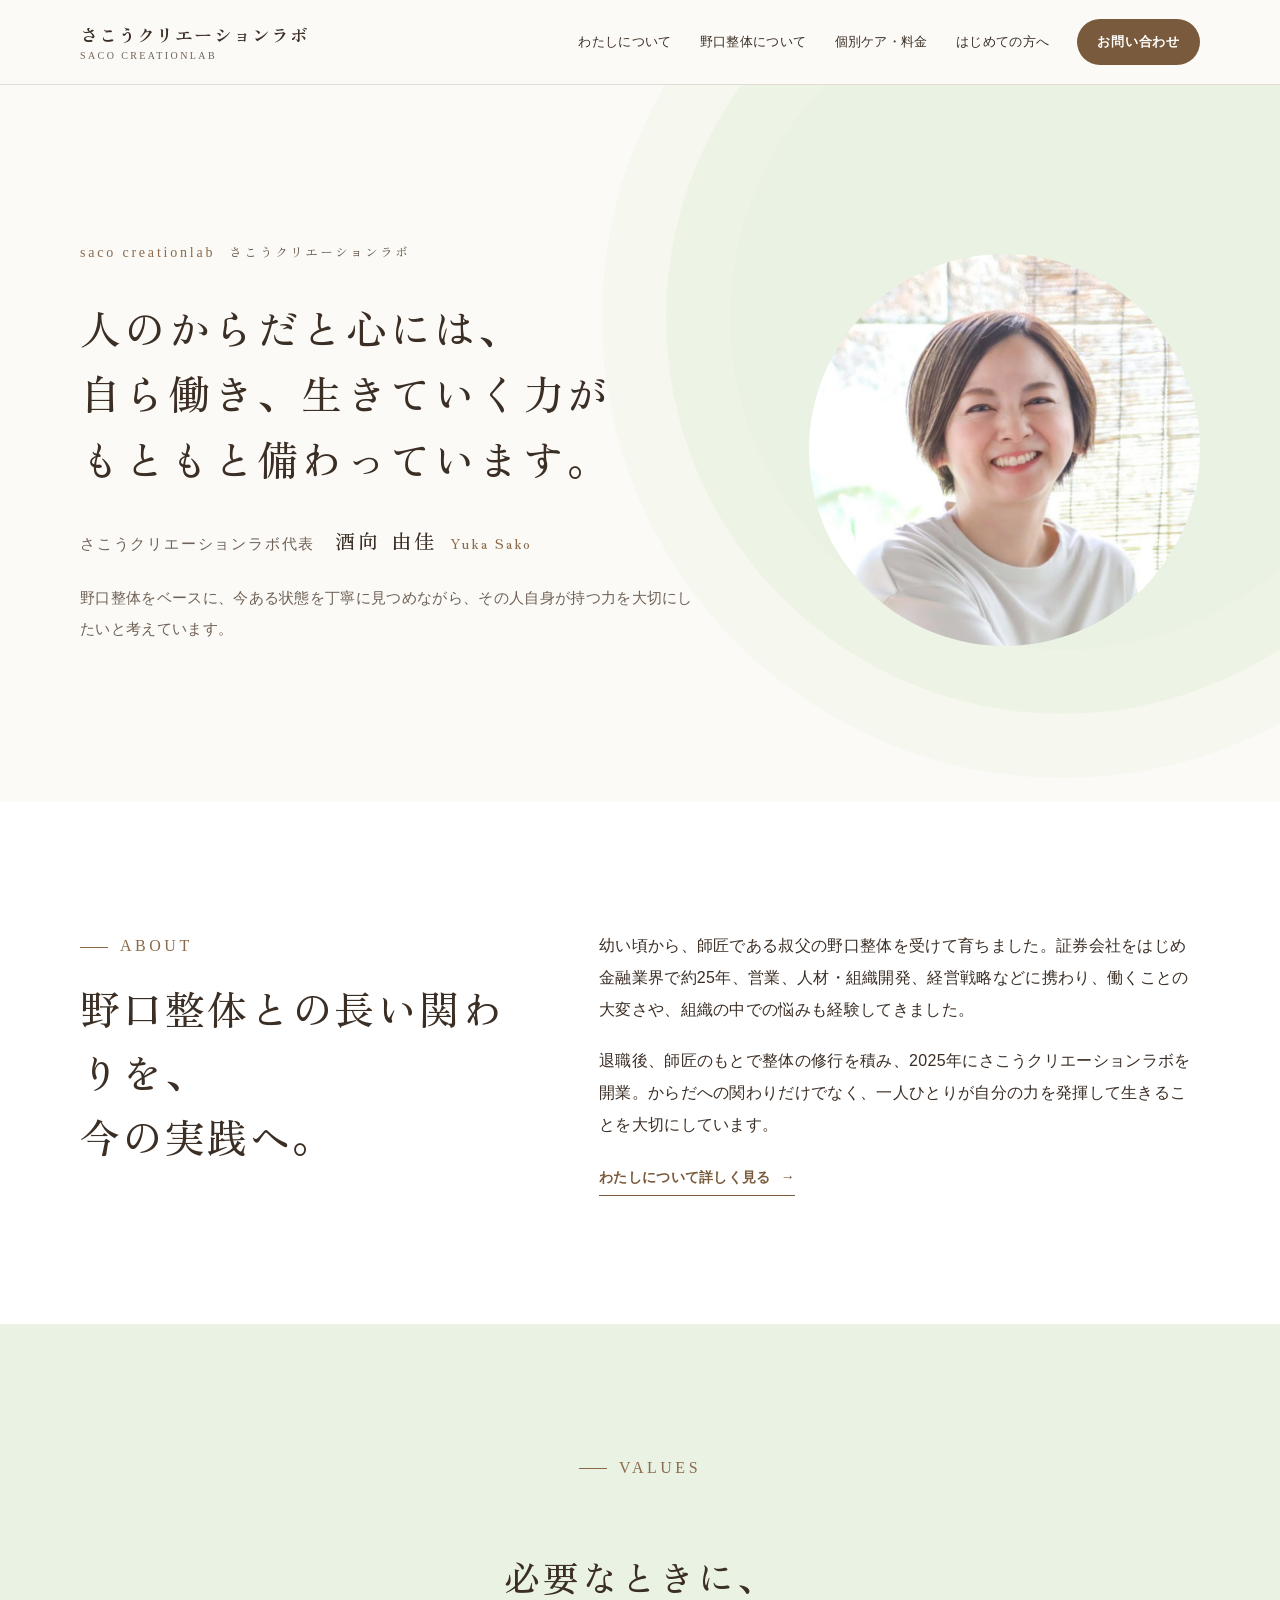
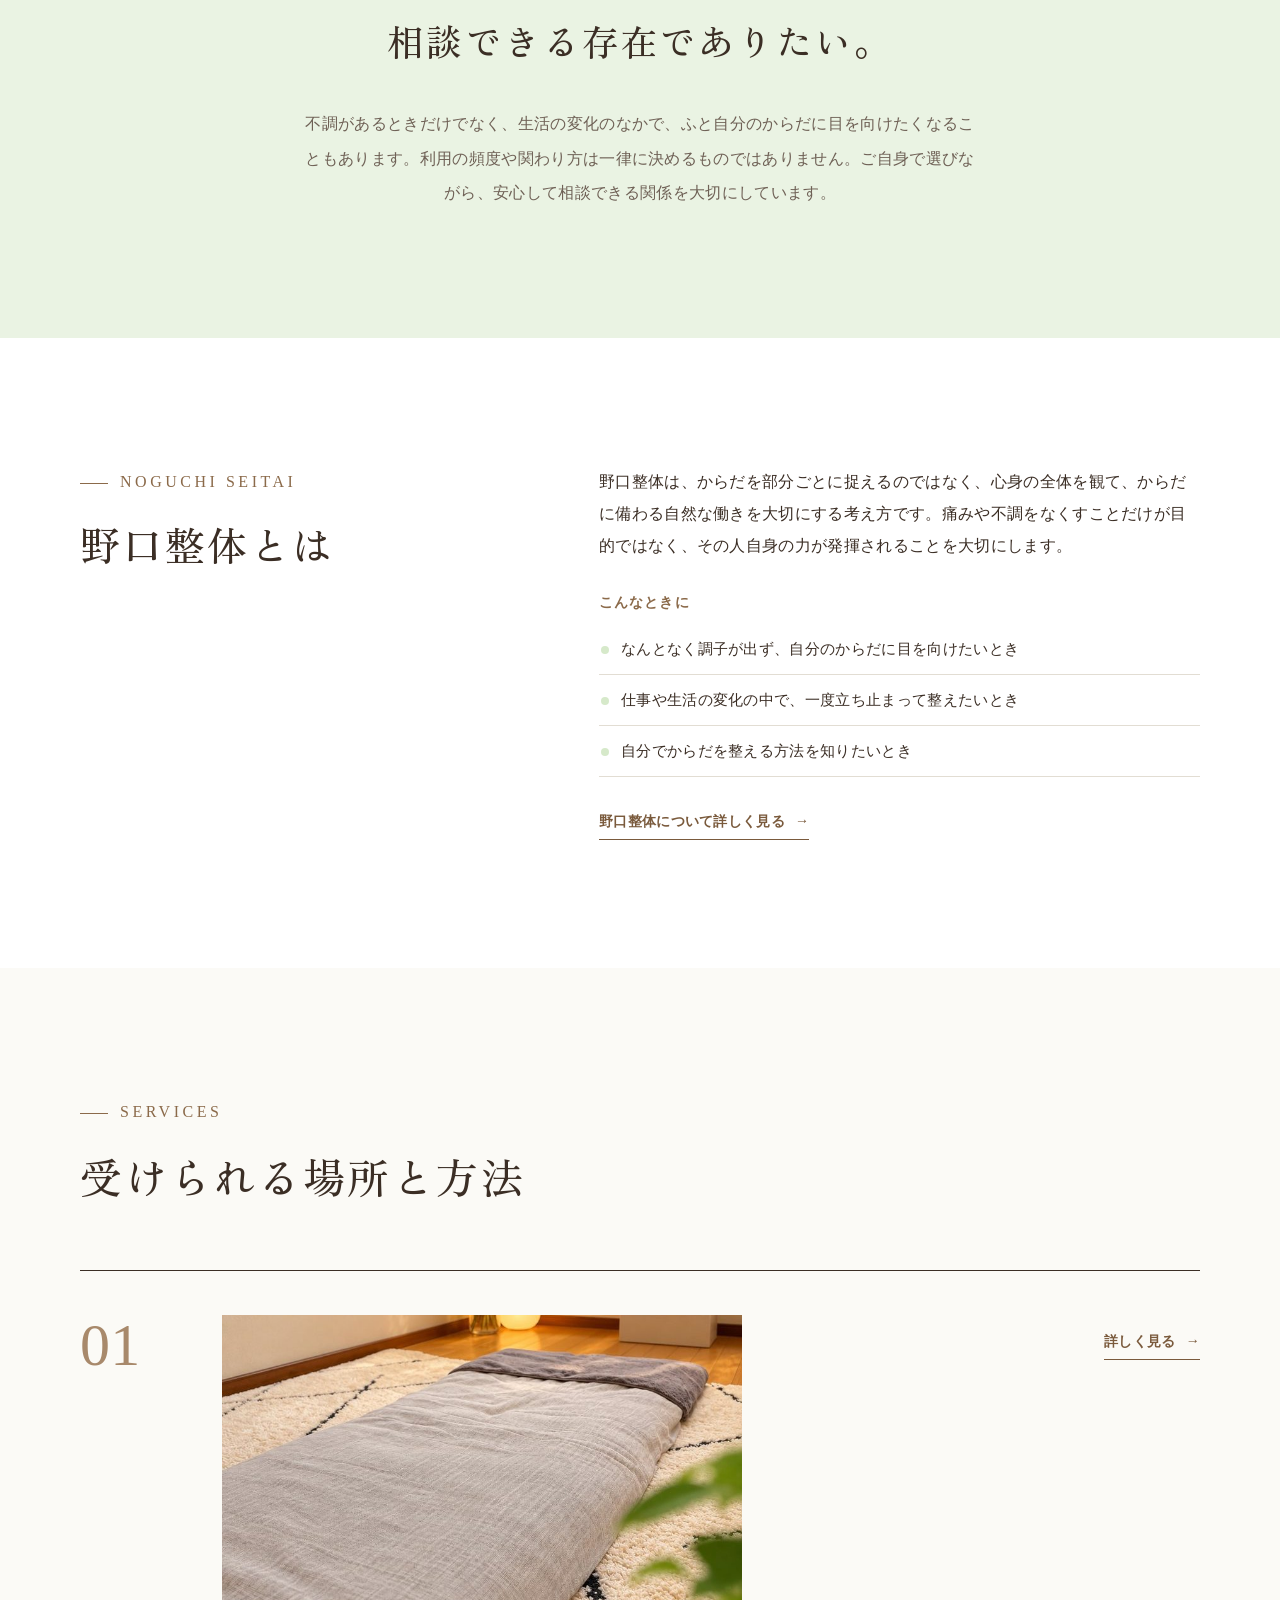
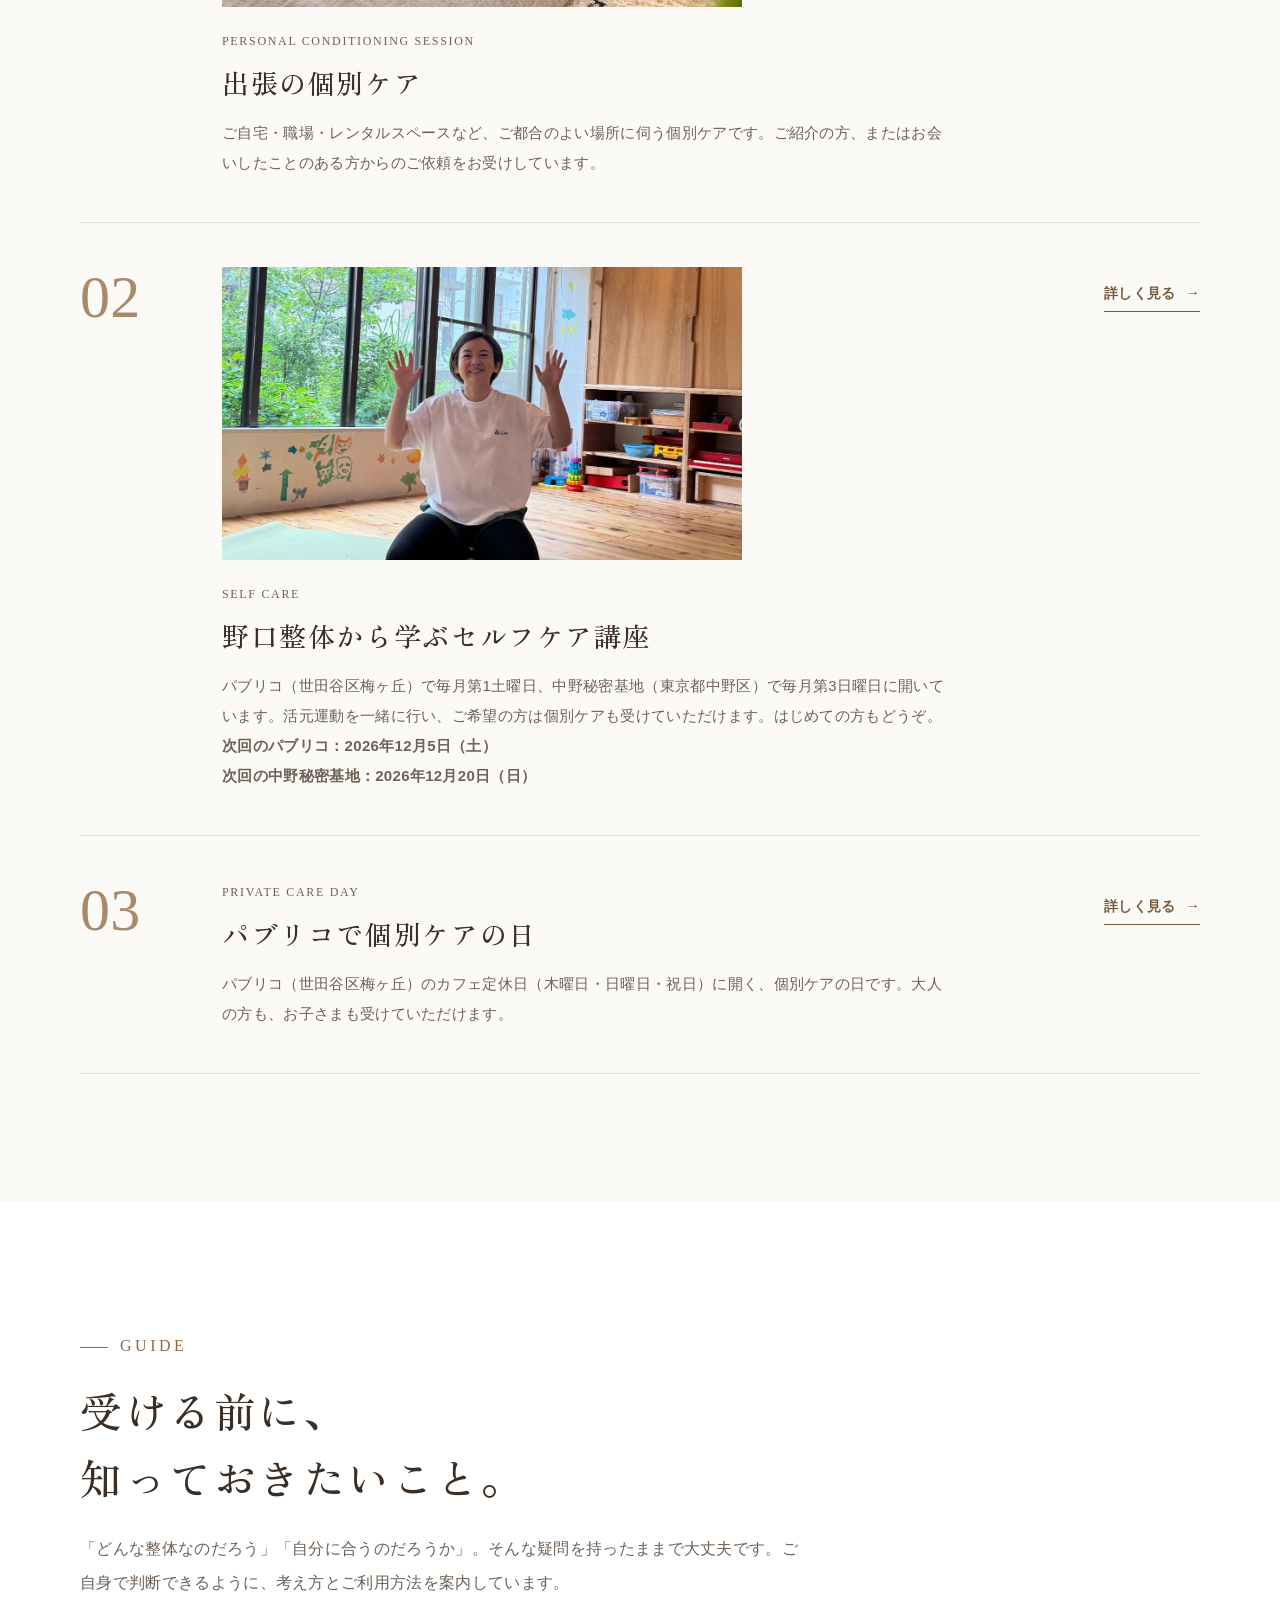
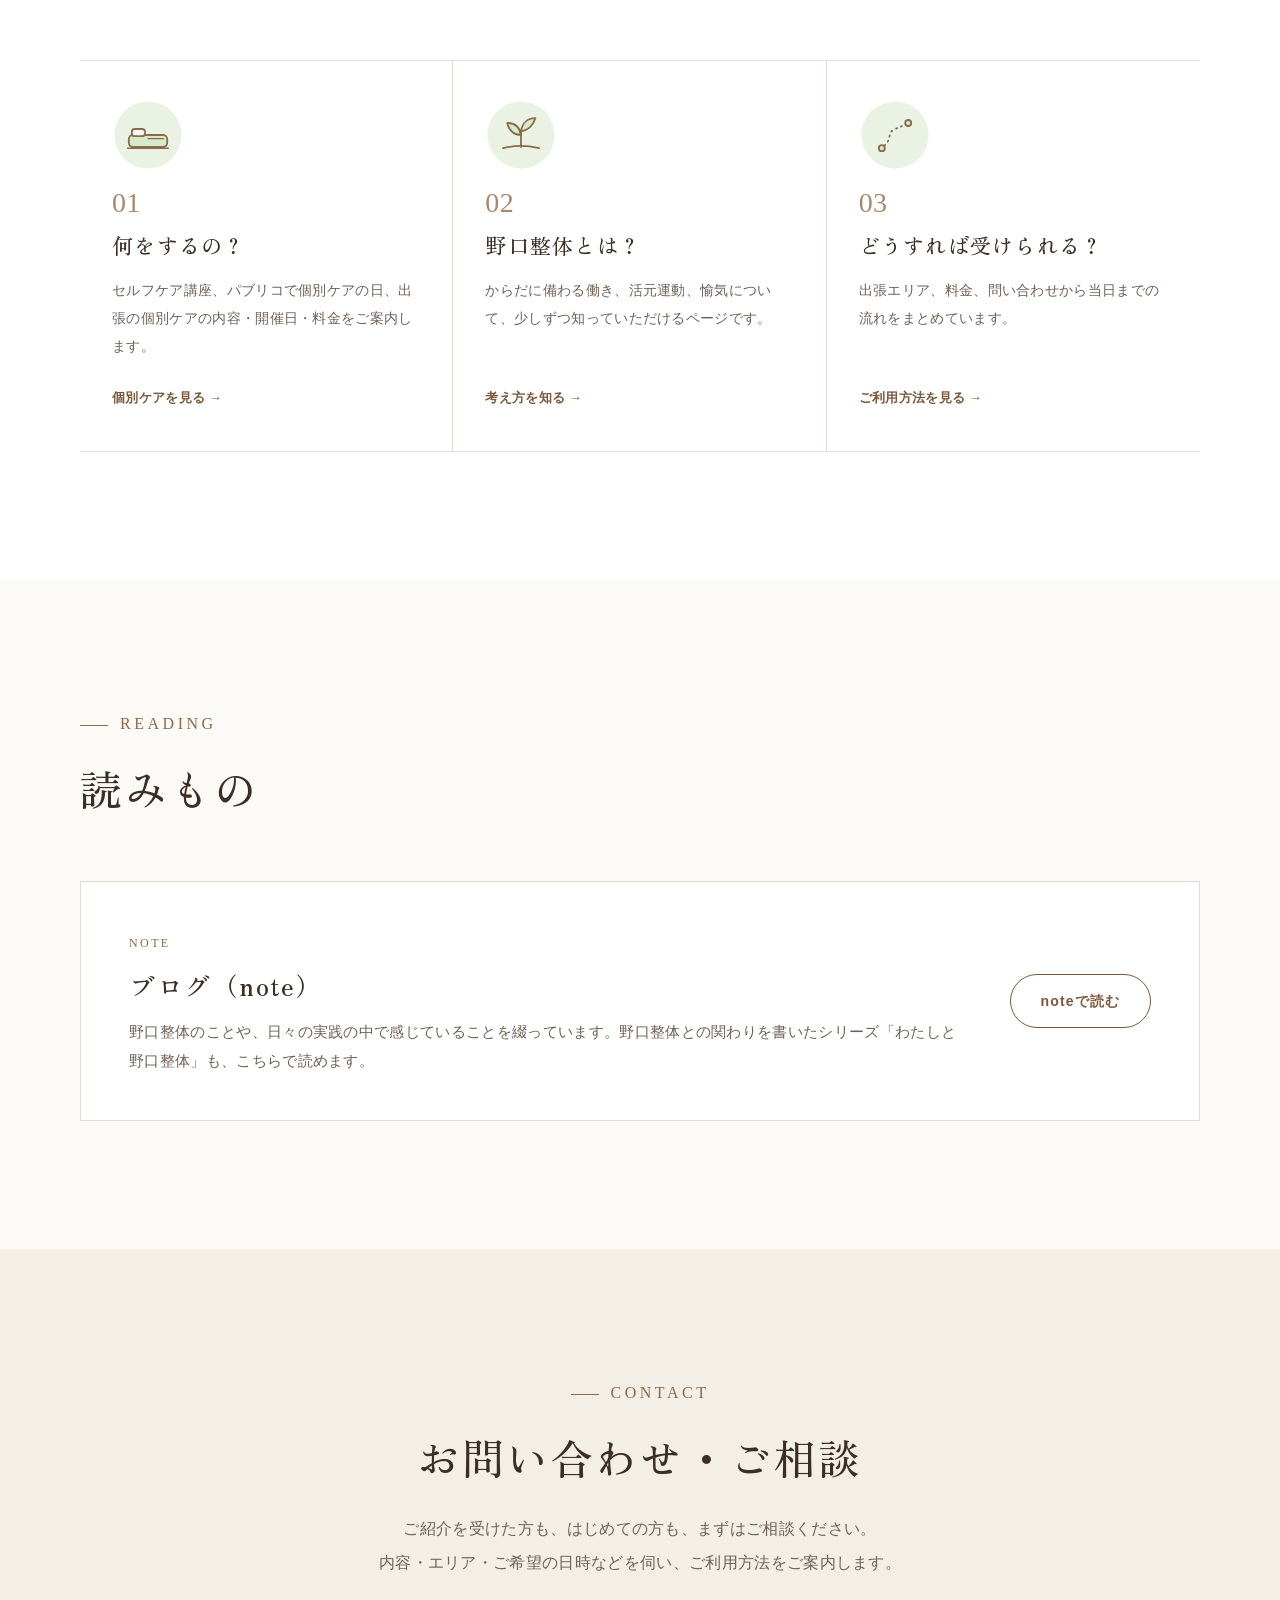
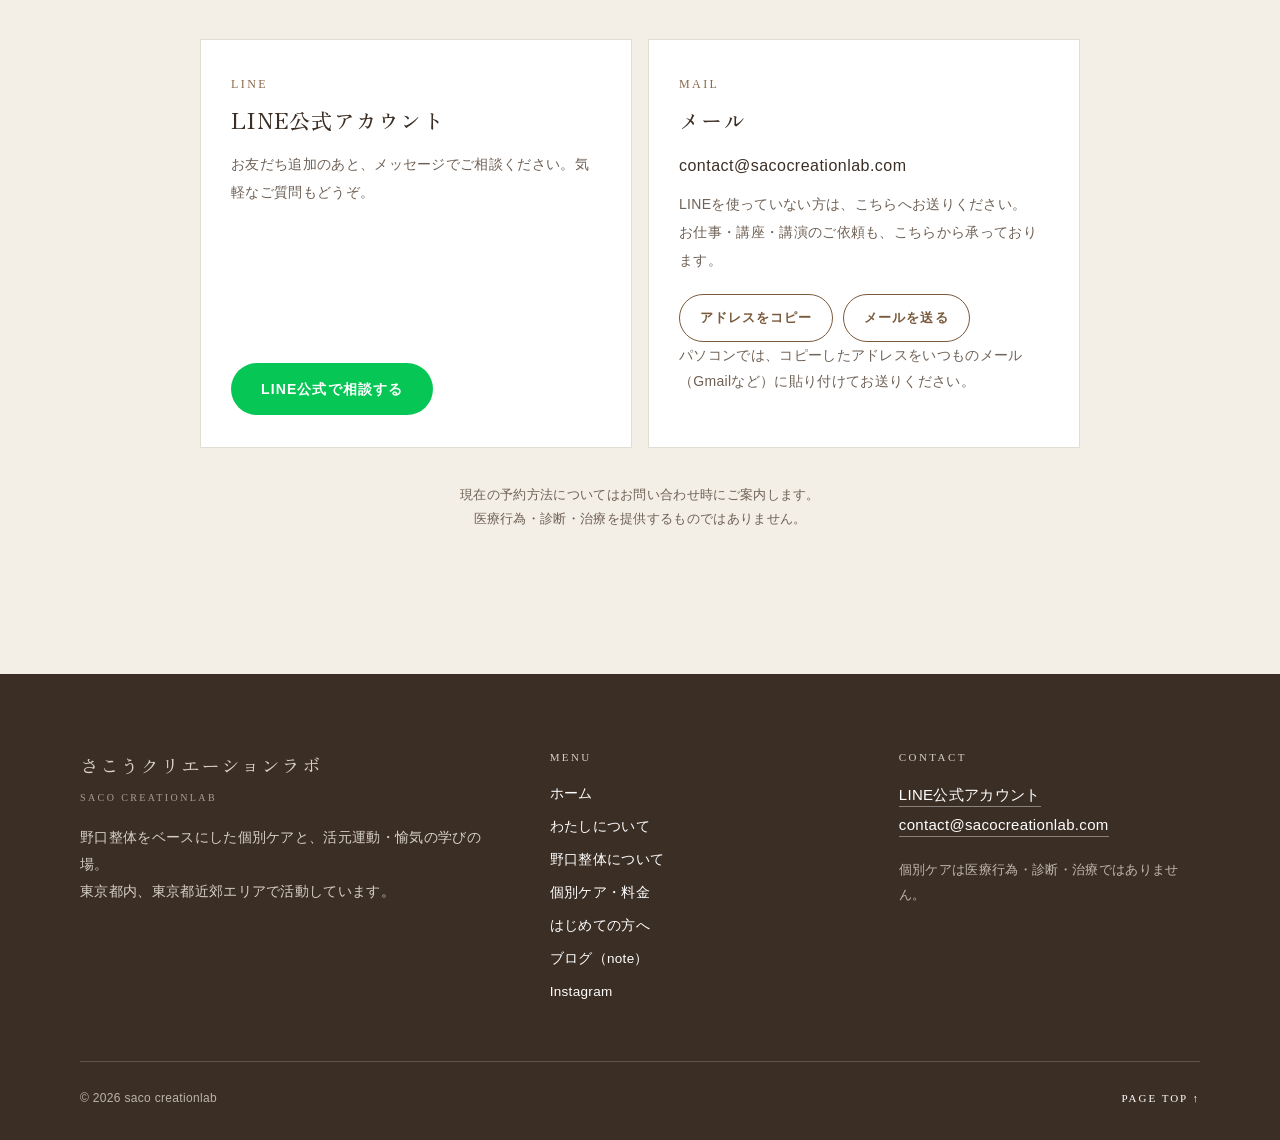
<file: index.html>
<!doctype html>
<html lang="ja">
<head>
<meta charset="utf-8">
<meta name="viewport" content="width=device-width,initial-scale=1">
<title>さこうクリエーションラボ｜野口整体の個別ケアとセルフケア講座（世田谷・中野）</title>
<meta name="description" content="さこうクリエーションラボ代表・酒向由佳。野口整体をベースにした個別ケアと、世田谷区梅ヶ丘・中野区で開くセルフケア講座（活元運動）。">
<link rel="canonical" href="https://sacocreationlab.com/">
<link rel="preconnect" href="https://fonts.googleapis.com">
<link rel="preconnect" href="https://fonts.gstatic.com" crossorigin>
<link rel="stylesheet" href="https://fonts.googleapis.com/css2?family=Zen+Old+Mincho:wght@500;700&display=swap">
<link rel="icon" href="favicon.ico" sizes="32x32">
<link rel="icon" href="favicon.svg" type="image/svg+xml">
<link rel="apple-touch-icon" href="apple-touch-icon.png">
<link rel="stylesheet" href="css/style.css?v=202611240010">
<meta property="og:title" content="さこうクリエーションラボ｜野口整体・個別ケア">
<meta property="og:description" content="からだに備わる働きを大切に。野口整体をベースにした個別ケアと活元運動。">
<meta property="og:type" content="website">
<meta property="og:url" content="https://sacocreationlab.com/">
<script type="application/ld+json">{"@context":"https://schema.org","@type":"ProfessionalService","name":"さこうクリエーションラボ","url":"https://sacocreationlab.com/","description":"野口整体をベースとした個別ケアと活元運動の提供","areaServed":["東京都","東京23区","世田谷区","中野区","神奈川県","横浜市","茅ヶ崎市","鎌倉市"],"founder":{"@type":"Person","name":"酒向由佳","alternateName":"Yuka Sako"}}</script>
</head>
<body id="top">
<a class="skip" href="#main">本文へ移動</a>
<header class="site-head">
  <div class="wrap head-in">
    <a class="brand" href="index.html">さこうクリエーションラボ<small>saco creationlab</small></a>
    <button class="menu-btn" type="button" aria-expanded="false" aria-controls="gnav" aria-label="ページ一覧を開く"><span></span><span></span><span></span></button>
    <nav id="gnav" class="gnav" aria-label="メインメニュー"><a href="about.html">わたしについて</a><a href="noguchi.html">野口整体について</a><a href="care.html">個別ケア・料金</a><a href="guide.html">はじめての方へ</a><a class="nav-cta" href="index.html#contact">お問い合わせ</a></nav>
  </div>
</header>
<main id="main">

<section class="hero">
  <div class="wrap hero-grid">
    <div>
      <p class="hero-brand">saco creationlab<span>さこうクリエーションラボ</span></p>
      <h1 class="hero-copy"><span>人のからだと心には、</span><span>自ら働き、生きていく力が</span><span>もともと備わっています。</span></h1>
      <p class="hero-name-line"><span class="role">さこうクリエーションラボ代表</span><strong>酒向 由佳</strong><span class="name-en">Yuka Sako</span></p>
      <p class="small">野口整体をベースに、今ある状態を丁寧に見つめながら、その人自身が持つ力を大切にしたいと考えています。</p>
    </div>
    <figure class="hero-photo"><img src="images/profile.jpg" alt="酒向由佳の写真" width="800" height="800"></figure>
  </div>
</section>

<section class="sec white" aria-labelledby="about">
  <div class="wrap split">
    <div>
      <span class="en">About</span>
      <h2 id="about">野口整体との長い関わりを、<br>今の実践へ。</h2>
    </div>
    <div>
      <p>幼い頃から、師匠である叔父の野口整体を受けて育ちました。証券会社をはじめ金融業界で約25年、営業、人材・組織開発、経営戦略などに携わり、働くことの大変さや、組織の中での悩みも経験してきました。</p>
      <p>退職後、師匠のもとで整体の修行を積み、2025年にさこうクリエーションラボを開業。からだへの関わりだけでなく、一人ひとりが自分の力を発揮して生きることを大切にしています。</p>
      <a class="textlink" href="about.html">わたしについて詳しく見る</a>
    </div>
  </div>
</section>

<section class="sec soft" aria-labelledby="approach">
  <div class="wrap">
    <div class="sec-head center"><span class="en">Values</span></div>
    <h2 id="approach" class="quote">必要なときに、<br>相談できる存在でありたい。</h2>
    <p class="quote-body">不調があるときだけでなく、生活の変化のなかで、ふと自分のからだに目を向けたくなることもあります。利用の頻度や関わり方は一律に決めるものではありません。ご自身で選びながら、安心して相談できる関係を大切にしています。</p>
  </div>
</section>

<section class="sec white" aria-labelledby="noguchi-h">
  <div class="wrap split">
    <div>
      <span class="en">Noguchi Seitai</span>
      <h2 id="noguchi-h">野口整体とは</h2>
    </div>
    <div>
      <p>野口整体は、からだを部分ごとに捉えるのではなく、心身の全体を観て、からだに備わる自然な働きを大切にする考え方です。痛みや不調をなくすことだけが目的ではなく、その人自身の力が発揮されることを大切にします。</p>
      <p class="list-title">こんなときに</p>
      <ul class="calm-list">
        <li>なんとなく調子が出ず、自分のからだに目を向けたいとき</li>
        <li>仕事や生活の変化の中で、一度立ち止まって整えたいとき</li>
        <li>自分でからだを整える方法を知りたいとき</li>
      </ul>
      <a class="textlink" href="noguchi.html">野口整体について詳しく見る</a>
    </div>
  </div>
</section>

<section class="sec" aria-labelledby="services">
  <div class="wrap">
    <div class="sec-head">
      <span class="en">Services</span>
      <h2 id="services">受けられる場所と方法</h2>
    </div>
    <ol class="svc-list">
      <li class="svc">
        <span class="num">01</span>
        <div>
          <img class="photo svc-photo" src="images/care.jpg" alt="個別ケアの空間。やわらかな光の入る部屋に敷かれた布団" width="825" height="619">
          <span class="sub">PERSONAL CONDITIONING SESSION</span>
          <h3>出張の個別ケア</h3>
          <p>ご自宅・職場・レンタルスペースなど、ご都合のよい場所に伺う個別ケアです。ご紹介の方、またはお会いしたことのある方からのご依頼をお受けしています。</p>
        </div>
        <div class="side">
          <a class="textlink" href="care.html#session">詳しく見る</a>
        </div>
      </li>
      <li class="svc">
        <span class="num">02</span>
        <div>
          <img class="photo svc-photo" src="images/katsugen.jpg" alt="木の床のスタジオでマットに座り、手を挙げてほほえむ酒向由佳" width="1200" height="900">
          <span class="sub">SELF CARE</span>
          <h3>野口整体から学ぶセルフケア講座</h3>
          <p>パブリコ（世田谷区梅ヶ丘）で毎月第1土曜日、中野秘密基地（東京都中野区）で毎月第3日曜日に開いています。活元運動を一緒に行い、ご希望の方は個別ケアも受けていただけます。はじめての方もどうぞ。</p>
          <p class="next-date" data-next-event="publico" data-label="次回のパブリコ：" hidden></p>
          <p class="next-date" data-next-event="nakano" data-label="次回の中野秘密基地：" hidden></p>
        </div>
        <div class="side">
          <a class="textlink" href="care.html#learning">詳しく見る</a>
        </div>
      </li>
      <li class="svc">
        <span class="num">03</span>
        <div>
          <span class="sub">PRIVATE CARE DAY</span>
          <h3>パブリコで個別ケアの日</h3>
          <p>パブリコ（世田谷区梅ヶ丘）のカフェ定休日（木曜日・日曜日・祝日）に開く、個別ケアの日です。大人の方も、お子さまも受けていただけます。</p>
        </div>
        <div class="side">
          <a class="textlink" href="care.html#event">詳しく見る</a>
        </div>
      </li>
    </ol>
  </div>
</section>

<section class="sec white" aria-labelledby="foryou">
  <div class="wrap">
    <div class="sec-head">
      <span class="en">Guide</span>
      <h2 id="foryou">受ける前に、<br>知っておきたいこと。</h2>
      <p class="lead">「どんな整体なのだろう」「自分に合うのだろうか」。そんな疑問を持ったままで大丈夫です。ご自身で判断できるように、考え方とご利用方法を案内しています。</p>
    </div>
    <div class="entry-grid">
      <a class="entry" href="care.html"><div class="mini-illust" aria-hidden="true"><svg viewBox="0 0 120 120" width="72" height="72" xmlns="http://www.w3.org/2000/svg"><circle cx="60" cy="60" r="56" fill="#eaf3e3"/><g fill="none" stroke="#8b6a4a" stroke-width="3" stroke-linecap="round" stroke-linejoin="round"><path d="M26 82 L94 82" stroke-width="2.4"/><rect x="28" y="60" width="64" height="20" rx="7" fill="#d6e9ca"/><rect x="33" y="50" width="22" height="12" rx="5" fill="#fbfaf6"/><path d="M60 66 L86 66" stroke-width="2.2"/></g></svg></div><span class="num">01</span><h3>何をするの？</h3><p>セルフケア講座、パブリコで個別ケアの日、出張の個別ケアの内容・開催日・料金をご案内します。</p><span class="more">個別ケアを見る</span></a>
      <a class="entry" href="noguchi.html"><div class="mini-illust" aria-hidden="true"><svg viewBox="0 0 120 120" width="72" height="72" xmlns="http://www.w3.org/2000/svg"><circle cx="60" cy="60" r="56" fill="#eaf3e3"/><g fill="none" stroke="#8b6a4a" stroke-width="3" stroke-linecap="round" stroke-linejoin="round"><path d="M30 82 Q60 74 90 82"/><path d="M60 80 L60 52"/><path d="M60 60 C48 60 40 52 37 40 C50 40 58 47 60 60 Z" fill="#d6e9ca"/><path d="M60 54 C71 52 80 44 84 32 C71 32 62 40 60 54 Z" fill="#d6e9ca"/></g></svg></div><span class="num">02</span><h3>野口整体とは？</h3><p>からだに備わる働き、活元運動、愉気について、少しずつ知っていただけるページです。</p><span class="more">考え方を知る</span></a>
      <a class="entry" href="guide.html"><div class="mini-illust" aria-hidden="true"><svg viewBox="0 0 120 120" width="72" height="72" xmlns="http://www.w3.org/2000/svg"><circle cx="60" cy="60" r="56" fill="#eaf3e3"/><g fill="none" stroke="#8b6a4a" stroke-width="3" stroke-linecap="round" stroke-linejoin="round"><circle cx="38" cy="82" r="5" fill="#d6e9ca"/><circle cx="82" cy="40" r="5" fill="#d6e9ca"/><path d="M42 78 C56 66 46 56 60 50 C72 46 70 44 78 43" stroke-dasharray="2 7"/></g></svg></div><span class="num">03</span><h3>どうすれば受けられる？</h3><p>出張エリア、料金、問い合わせから当日までの流れをまとめています。</p><span class="more">ご利用方法を見る</span></a>
    </div>
  </div>
</section>

<section class="sec" aria-labelledby="reading">
  <div class="wrap">
    <div class="sec-head">
      <span class="en">Reading</span>
      <h2 id="reading">読みもの</h2>
    </div>
    <div class="reading">
      <div>
        <span class="label">NOTE</span>
        <h3>ブログ（note）</h3>
        <p>野口整体のことや、日々の実践の中で感じていることを綴っています。野口整体との関わりを書いたシリーズ「わたしと野口整体」も、こちらで読めます。</p>
      </div>
      <a class="btn outline" href="https://note.com/yuka_chaa" target="_blank" rel="noopener noreferrer">noteで読む</a>
    </div>
  </div>
</section>

<section class="sec contact" id="contact" aria-labelledby="contact-h">
  <div class="wrap">
    <div class="sec-head center">
      <span class="en">Contact</span>
      <h2 id="contact-h">お問い合わせ・ご相談</h2>
      <p class="lead">ご紹介を受けた方も、はじめての方も、まずはご相談ください。<br>内容・エリア・ご希望の日時などを伺い、ご利用方法をご案内します。</p>
    </div>
    <div class="channel-grid">
      <div class="channel">
        <span class="label">LINE</span>
        <h3>LINE公式アカウント</h3>
        <p>お友だち追加のあと、メッセージでご相談ください。気軽なご質問もどうぞ。</p>
        <a class="btn line" href="https://lin.ee/S5QLIsA" target="_blank" rel="noopener noreferrer">LINE公式で相談する</a>
      </div>
      <div class="channel">
        <span class="label">MAIL</span>
        <h3>メール</h3>
        <p class="mail-addr">contact@sacocreationlab.com</p>
        <p>LINEを使っていない方は、こちらへお送りください。<br>お仕事・講座・講演のご依頼も、こちらから承っております。</p>
        <div class="mail-actions">
          <button class="btn outline copy-mail" type="button" data-mail="contact@sacocreationlab.com">アドレスをコピー</button>
          <a class="btn outline" href="mailto:contact@sacocreationlab.com?subject=%E5%80%8B%E5%88%A5%E3%82%B1%E3%82%A2%E3%81%AE%E3%81%94%E7%9B%B8%E8%AB%87">メールを送る</a>
        </div>
        <p class="note copy-hint">パソコンでは、コピーしたアドレスをいつものメール（Gmailなど）に貼り付けてお送りください。</p>
      </div>
    </div>
    <div class="contact-main">
      <p class="note">現在の予約方法についてはお問い合わせ時にご案内します。<br>医療行為・診断・治療を提供するものではありません。</p>
    </div>
  </div>
</section>
</main>
<footer class="site-foot">
  <div class="wrap foot-grid">
    <div>
      <p class="foot-brand">さこうクリエーションラボ<small>saco creationlab</small></p>
      <p>野口整体をベースにした個別ケアと、活元運動・愉気の学びの場。<br>東京都内、東京都近郊エリアで活動しています。</p>
    </div>
    <div>
      <p class="foot-label">MENU</p>
      <nav class="foot-nav" aria-label="フッターメニュー">
        <a href="index.html">ホーム</a>
        <a href="about.html">わたしについて</a>
        <a href="noguchi.html">野口整体について</a>
        <a href="care.html">個別ケア・料金</a>
        <a href="guide.html">はじめての方へ</a>
        <a href="https://note.com/yuka_chaa" target="_blank" rel="noopener noreferrer">ブログ（note）</a>
        <a href="https://instagram.com/saco_creationlab" target="_blank" rel="noopener noreferrer">Instagram</a>
      </nav>
    </div>
    <div>
      <p class="foot-label">CONTACT</p>
      <a class="foot-mail" href="https://lin.ee/S5QLIsA" target="_blank" rel="noopener noreferrer">LINE公式アカウント</a><br>
      <a class="foot-mail" href="mailto:contact@sacocreationlab.com?subject=%E5%80%8B%E5%88%A5%E3%82%B1%E3%82%A2%E3%81%AE%E3%81%94%E7%9B%B8%E8%AB%87">contact@sacocreationlab.com</a>
      <p class="note">個別ケアは医療行為・診断・治療ではありません。</p>
    </div>
  </div>
  <div class="wrap foot-bottom">
    <p>© 2026 saco creationlab</p>
    <a class="pagetop" href="#top">PAGE TOP ↑</a>
  </div>
</footer>
<script src="js/site.js?v=202611201355"></script>
<script src="js/events.js?v=202611232356"></script>
</body>
</html>
</file>
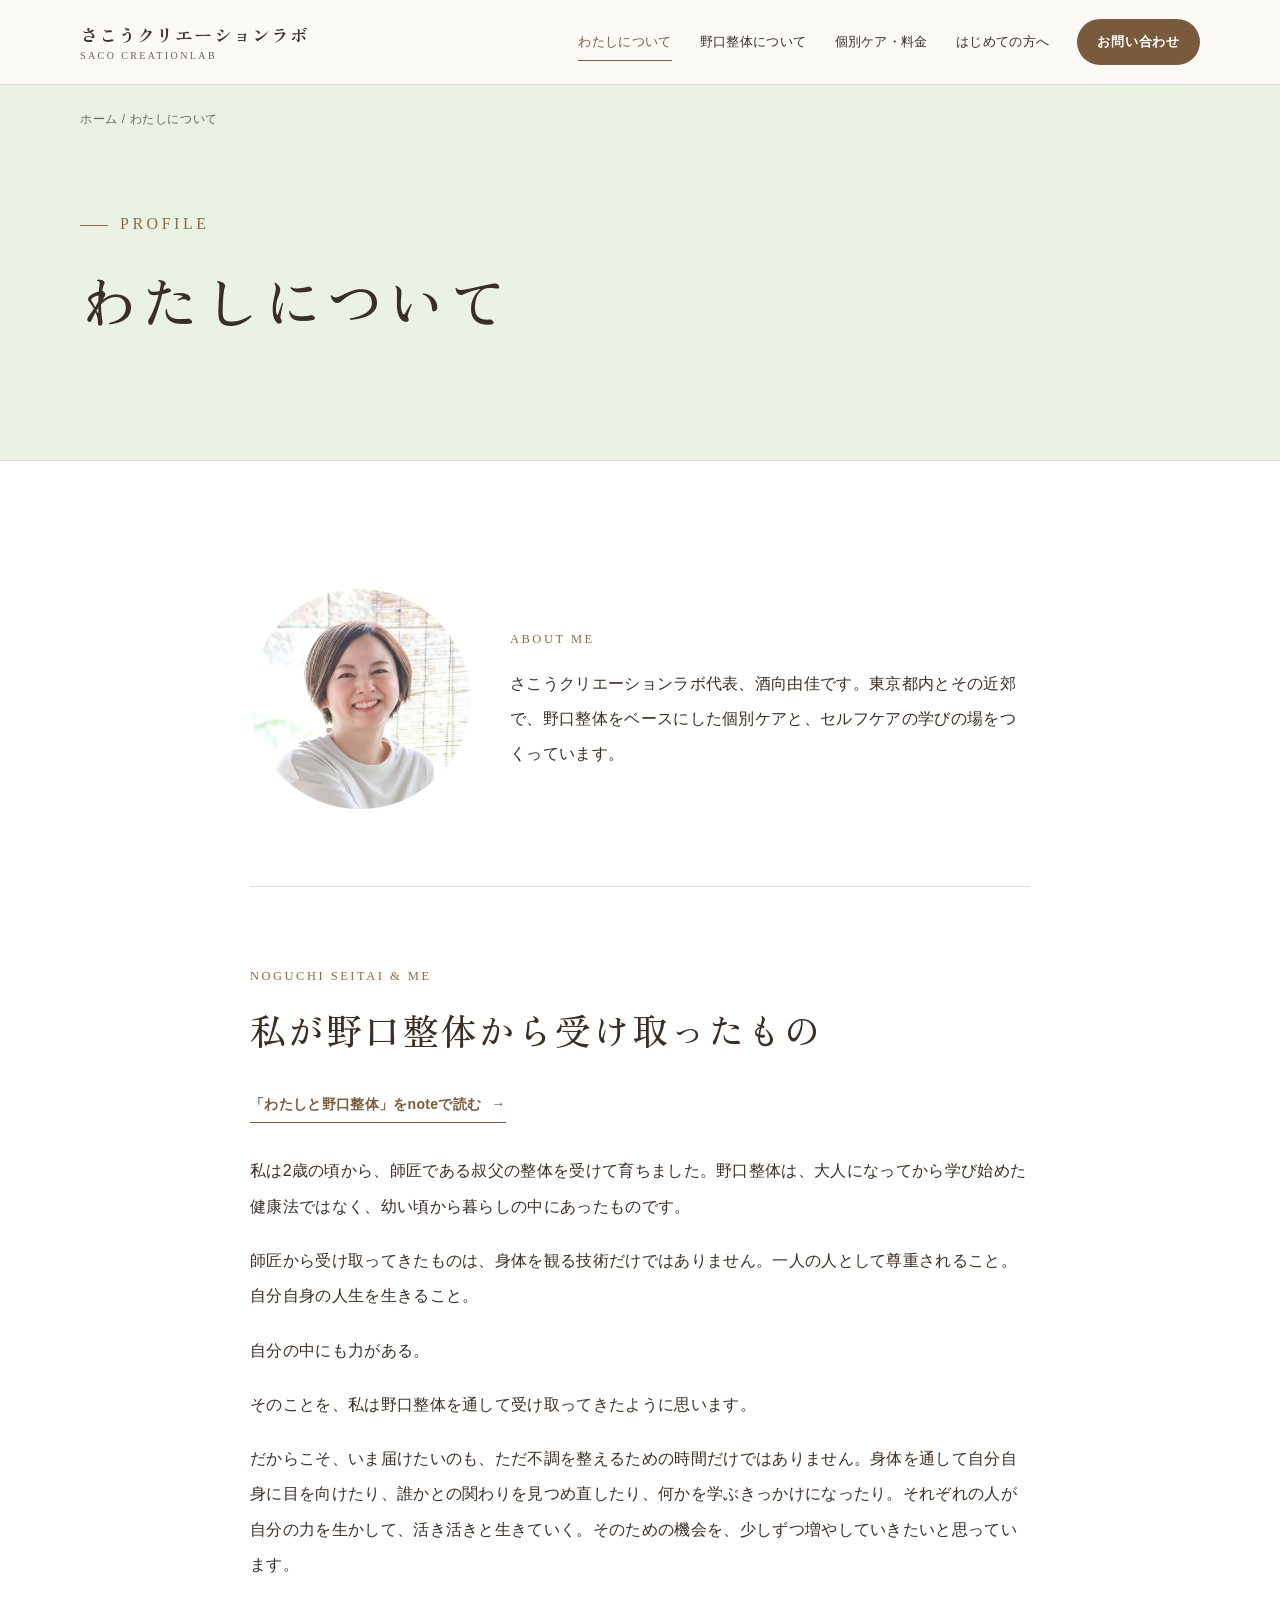
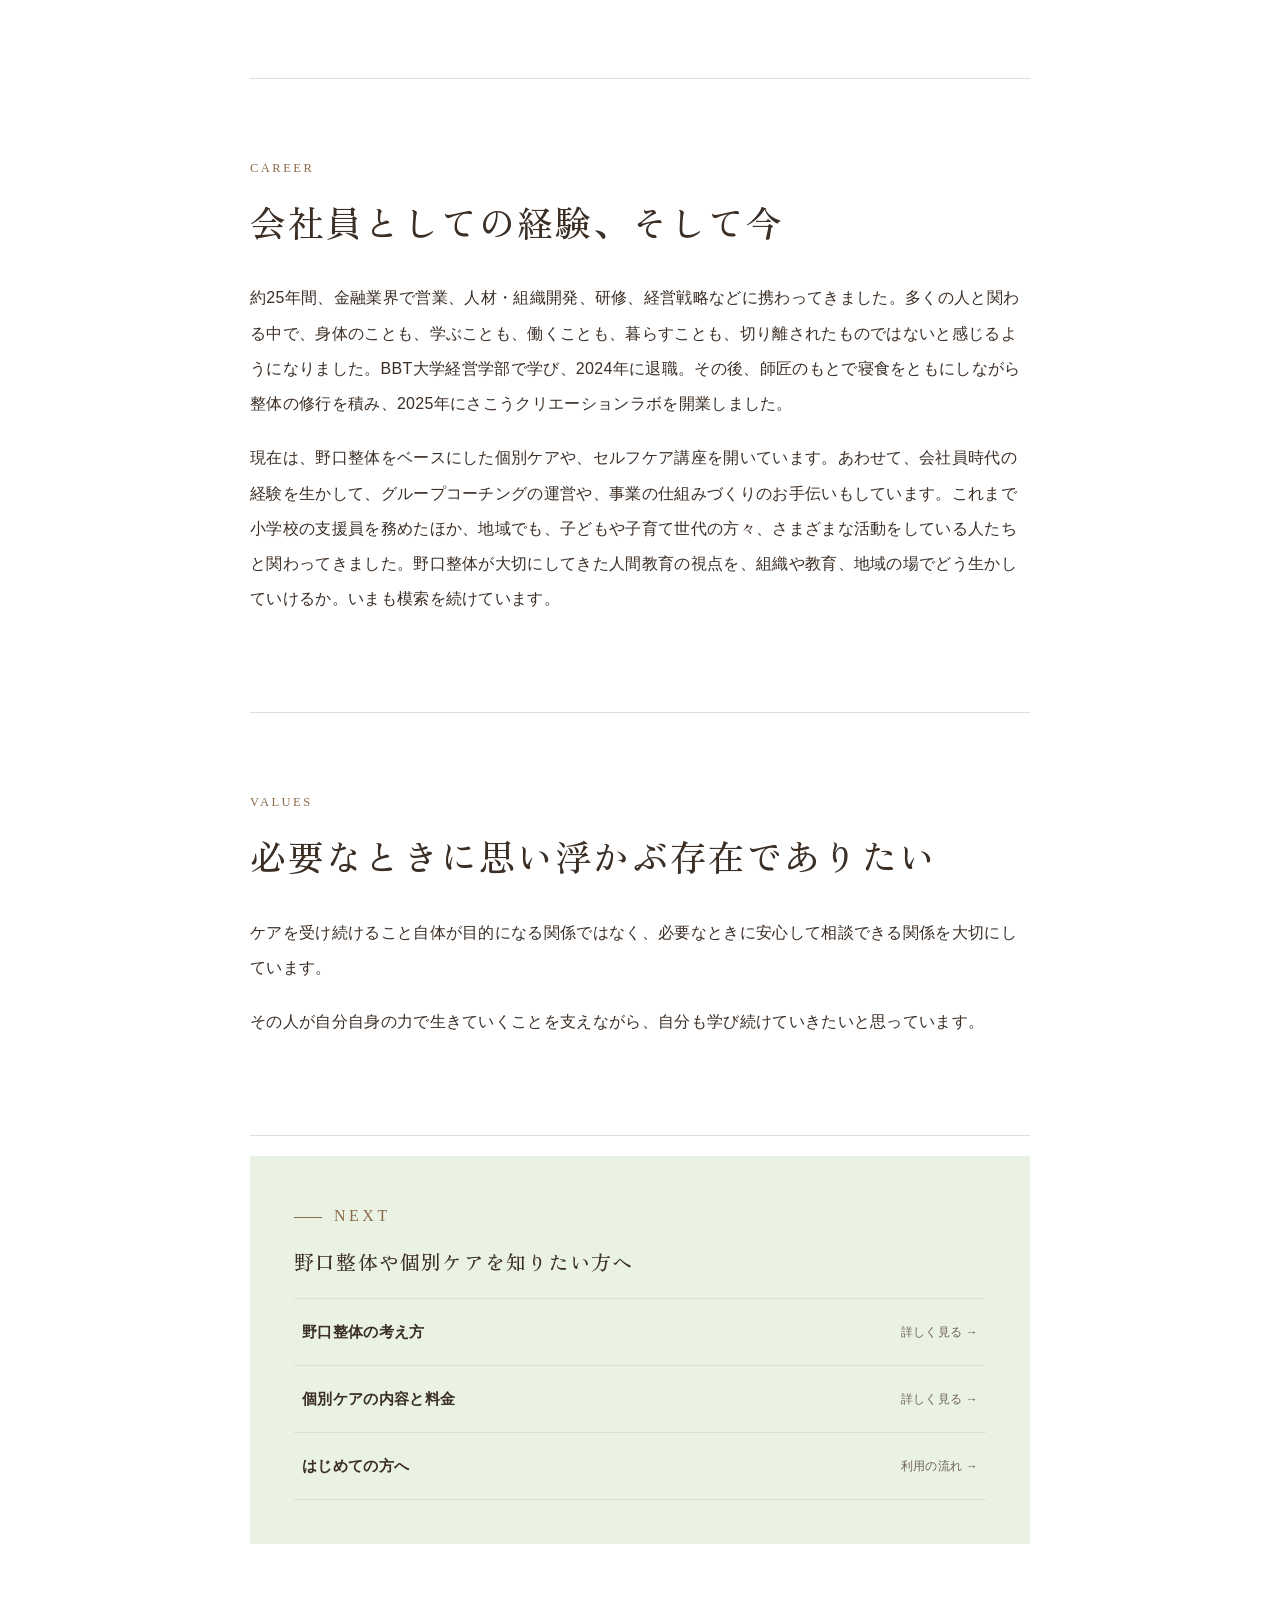
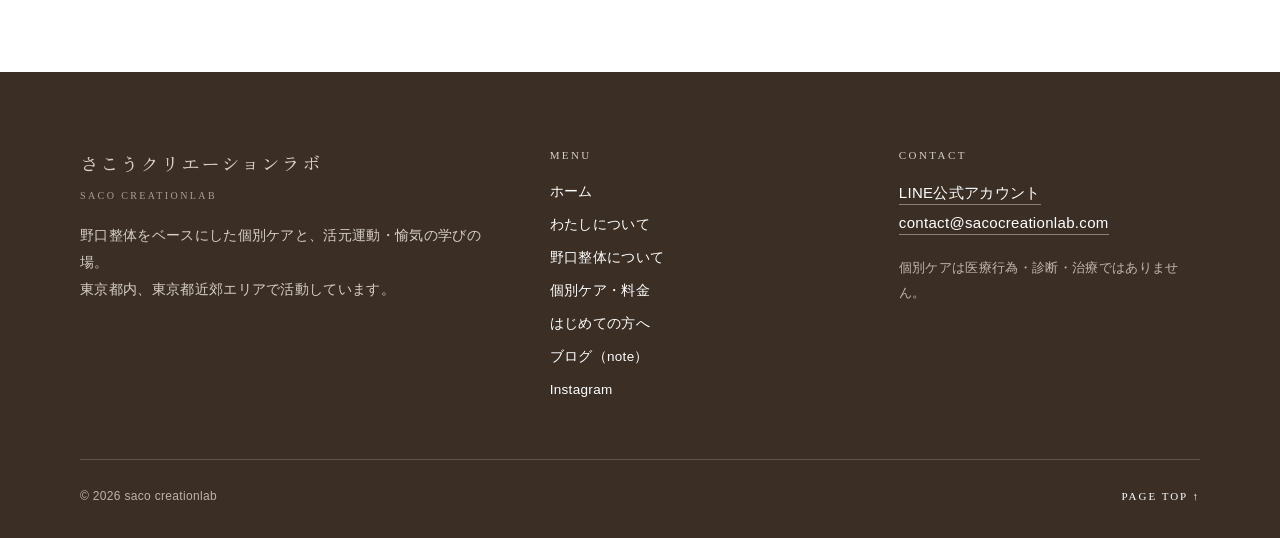
<file: about.html>
<!doctype html>
<html lang="ja">
<head>
<meta charset="utf-8">
<meta name="viewport" content="width=device-width,initial-scale=1">
<title>わたしについて｜さこうクリエーションラボ</title>
<meta name="description" content="さこうクリエーションラボ代表・酒向由佳。野口整体との関わり、これまでの仕事、大切にしていること。">
<link rel="canonical" href="https://sacocreationlab.com/about.html">
<link rel="preconnect" href="https://fonts.googleapis.com">
<link rel="preconnect" href="https://fonts.gstatic.com" crossorigin>
<link rel="stylesheet" href="https://fonts.googleapis.com/css2?family=Zen+Old+Mincho:wght@500;700&display=swap">
<link rel="icon" href="favicon.ico" sizes="32x32">
<link rel="icon" href="favicon.svg" type="image/svg+xml">
<link rel="apple-touch-icon" href="apple-touch-icon.png">
<link rel="stylesheet" href="css/style.css?v=202611240010">
</head>
<body id="top">
<a class="skip" href="#main">本文へ移動</a>
<header class="site-head">
  <div class="wrap head-in">
    <a class="brand" href="index.html">さこうクリエーションラボ<small>saco creationlab</small></a>
    <button class="menu-btn" type="button" aria-expanded="false" aria-controls="gnav" aria-label="ページ一覧を開く"><span></span><span></span><span></span></button>
    <nav id="gnav" class="gnav" aria-label="メインメニュー"><a href="about.html" aria-current="page">わたしについて</a><a href="noguchi.html">野口整体について</a><a href="care.html">個別ケア・料金</a><a href="guide.html">はじめての方へ</a><a class="nav-cta" href="index.html#contact">お問い合わせ</a></nav>
  </div>
</header>
<main id="main">
<section class="page-head">
  <div class="wrap">
    <div class="bread"><a href="index.html">ホーム</a> / わたしについて</div>
    <div class="inner">
      <span class="en">Profile</span>
      <h1>わたしについて</h1>
      
    </div>
  </div>
</section>

<section class="sec white">
<div class="wrap article">
<div class="chapter" style="padding-top:0">
  <div class="about-top">
    <img class="portrait" src="images/profile.jpg" alt="酒向由佳の写真" width="800" height="800">
    <div>
      <div class="chapter-kicker">ABOUT ME</div>
      <p style="margin:14px 0 0">さこうクリエーションラボ代表、酒向由佳です。東京都内とその近郊で、野口整体をベースにした個別ケアと、セルフケアの学びの場をつくっています。</p>
    </div>
  </div>
</div>

<div class="chapter" id="received"><div class="chapter-kicker">NOGUCHI SEITAI &amp; ME</div><h2>私が野口整体から受け取ったもの</h2><a class="textlink" href="https://note.com/yuka_chaa" rel="noopener noreferrer" target="_blank">「わたしと野口整体」をnoteで読む</a><p>私は2歳の頃から、師匠である叔父の整体を受けて育ちました。野口整体は、大人になってから学び始めた健康法ではなく、幼い頃から暮らしの中にあったものです。</p><p>師匠から受け取ってきたものは、身体を観る技術だけではありません。一人の人として尊重されること。自分自身の人生を生きること。</p><p>自分の中にも力がある。</p><p>そのことを、私は野口整体を通して受け取ってきたように思います。</p><p>だからこそ、いま届けたいのも、ただ不調を整えるための時間だけではありません。身体を通して自分自身に目を向けたり、誰かとの関わりを見つめ直したり、何かを学ぶきっかけになったり。それぞれの人が自分の力を生かして、活き活きと生きていく。そのための機会を、少しずつ増やしていきたいと思っています。</p></div>

<div class="chapter" id="career"><div class="chapter-kicker">CAREER</div><h2>会社員としての経験、そして今</h2><p>約25年間、金融業界で営業、人材・組織開発、研修、経営戦略などに携わってきました。多くの人と関わる中で、身体のことも、学ぶことも、働くことも、暮らすことも、切り離されたものではないと感じるようになりました。BBT大学経営学部で学び、2024年に退職。その後、師匠のもとで寝食をともにしながら整体の修行を積み、2025年にさこうクリエーションラボを開業しました。</p><p>現在は、野口整体をベースにした個別ケアや、セルフケア講座を開いています。あわせて、会社員時代の経験を生かして、グループコーチングの運営や、事業の仕組みづくりのお手伝いもしています。これまで小学校の支援員を務めたほか、地域でも、子どもや子育て世代の方々、さまざまな活動をしている人たちと関わってきました。野口整体が大切にしてきた人間教育の視点を、組織や教育、地域の場でどう生かしていけるか。いまも模索を続けています。</p>
</div>

<div class="chapter" id="values"><div class="chapter-kicker">VALUES</div><h2>必要なときに思い浮かぶ存在でありたい</h2><p>ケアを受け続けること自体が目的になる関係ではなく、必要なときに安心して相談できる関係を大切にしています。</p><p>その人が自分自身の力で生きていくことを支えながら、自分も学び続けていきたいと思っています。</p></div>

<div class="choice-call"><span class="en">Next</span><h3>野口整体や個別ケアを知りたい方へ</h3><div class="choice-links"><a href="noguchi.html">野口整体の考え方 <span>詳しく見る</span></a><a href="care.html">個別ケアの内容と料金 <span>詳しく見る</span></a><a href="guide.html">はじめての方へ <span>利用の流れ</span></a></div></div>
</div>
</section>
</main>
<footer class="site-foot">
  <div class="wrap foot-grid">
    <div>
      <p class="foot-brand">さこうクリエーションラボ<small>saco creationlab</small></p>
      <p>野口整体をベースにした個別ケアと、活元運動・愉気の学びの場。<br>東京都内、東京都近郊エリアで活動しています。</p>
    </div>
    <div>
      <p class="foot-label">MENU</p>
      <nav class="foot-nav" aria-label="フッターメニュー">
        <a href="index.html">ホーム</a>
        <a href="about.html">わたしについて</a>
        <a href="noguchi.html">野口整体について</a>
        <a href="care.html">個別ケア・料金</a>
        <a href="guide.html">はじめての方へ</a>
        <a href="https://note.com/yuka_chaa" target="_blank" rel="noopener noreferrer">ブログ（note）</a>
        <a href="https://instagram.com/saco_creationlab" target="_blank" rel="noopener noreferrer">Instagram</a>
      </nav>
    </div>
    <div>
      <p class="foot-label">CONTACT</p>
      <a class="foot-mail" href="https://lin.ee/S5QLIsA" target="_blank" rel="noopener noreferrer">LINE公式アカウント</a><br>
      <a class="foot-mail" href="mailto:contact@sacocreationlab.com?subject=%E5%80%8B%E5%88%A5%E3%82%B1%E3%82%A2%E3%81%AE%E3%81%94%E7%9B%B8%E8%AB%87">contact@sacocreationlab.com</a>
      <p class="note">個別ケアは医療行為・診断・治療ではありません。</p>
    </div>
  </div>
  <div class="wrap foot-bottom">
    <p>© 2026 saco creationlab</p>
    <a class="pagetop" href="#top">PAGE TOP ↑</a>
  </div>
</footer>
<script src="js/site.js?v=202611201355"></script>
</body>
</html>
</file>
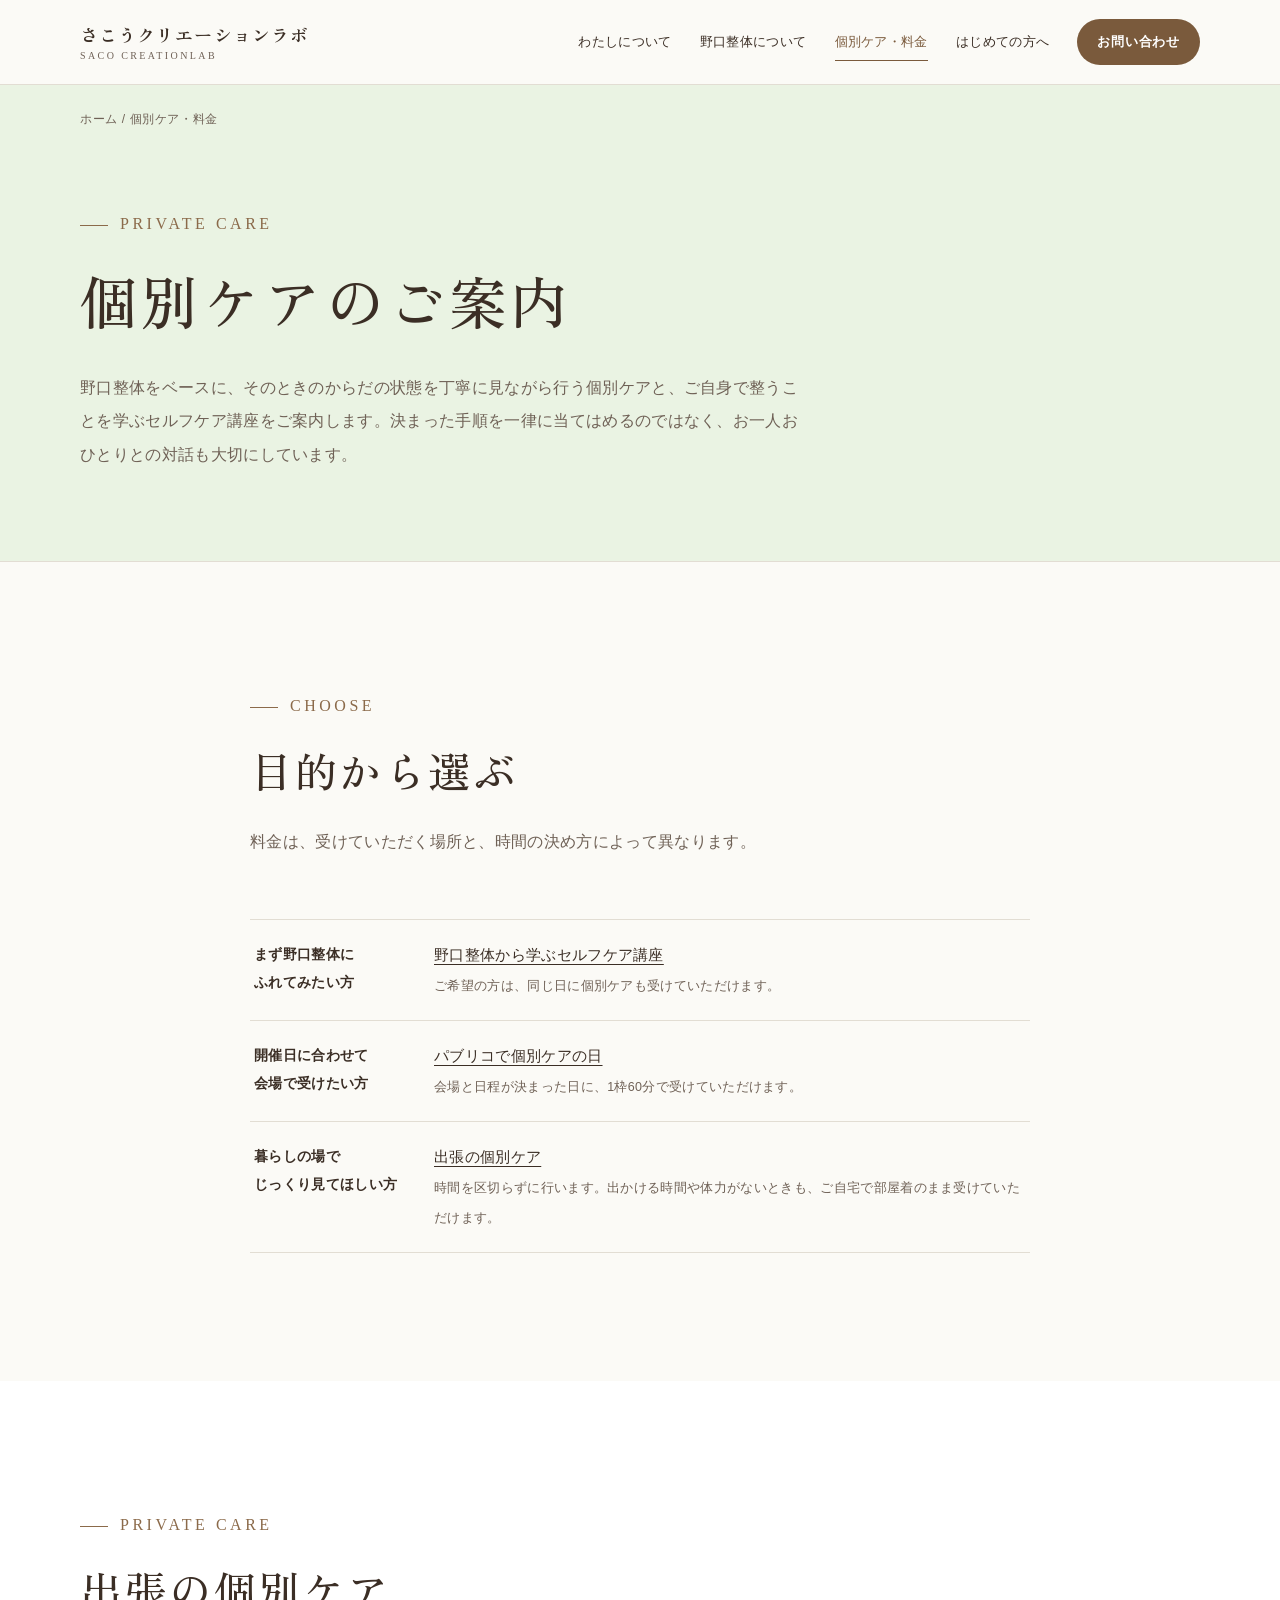
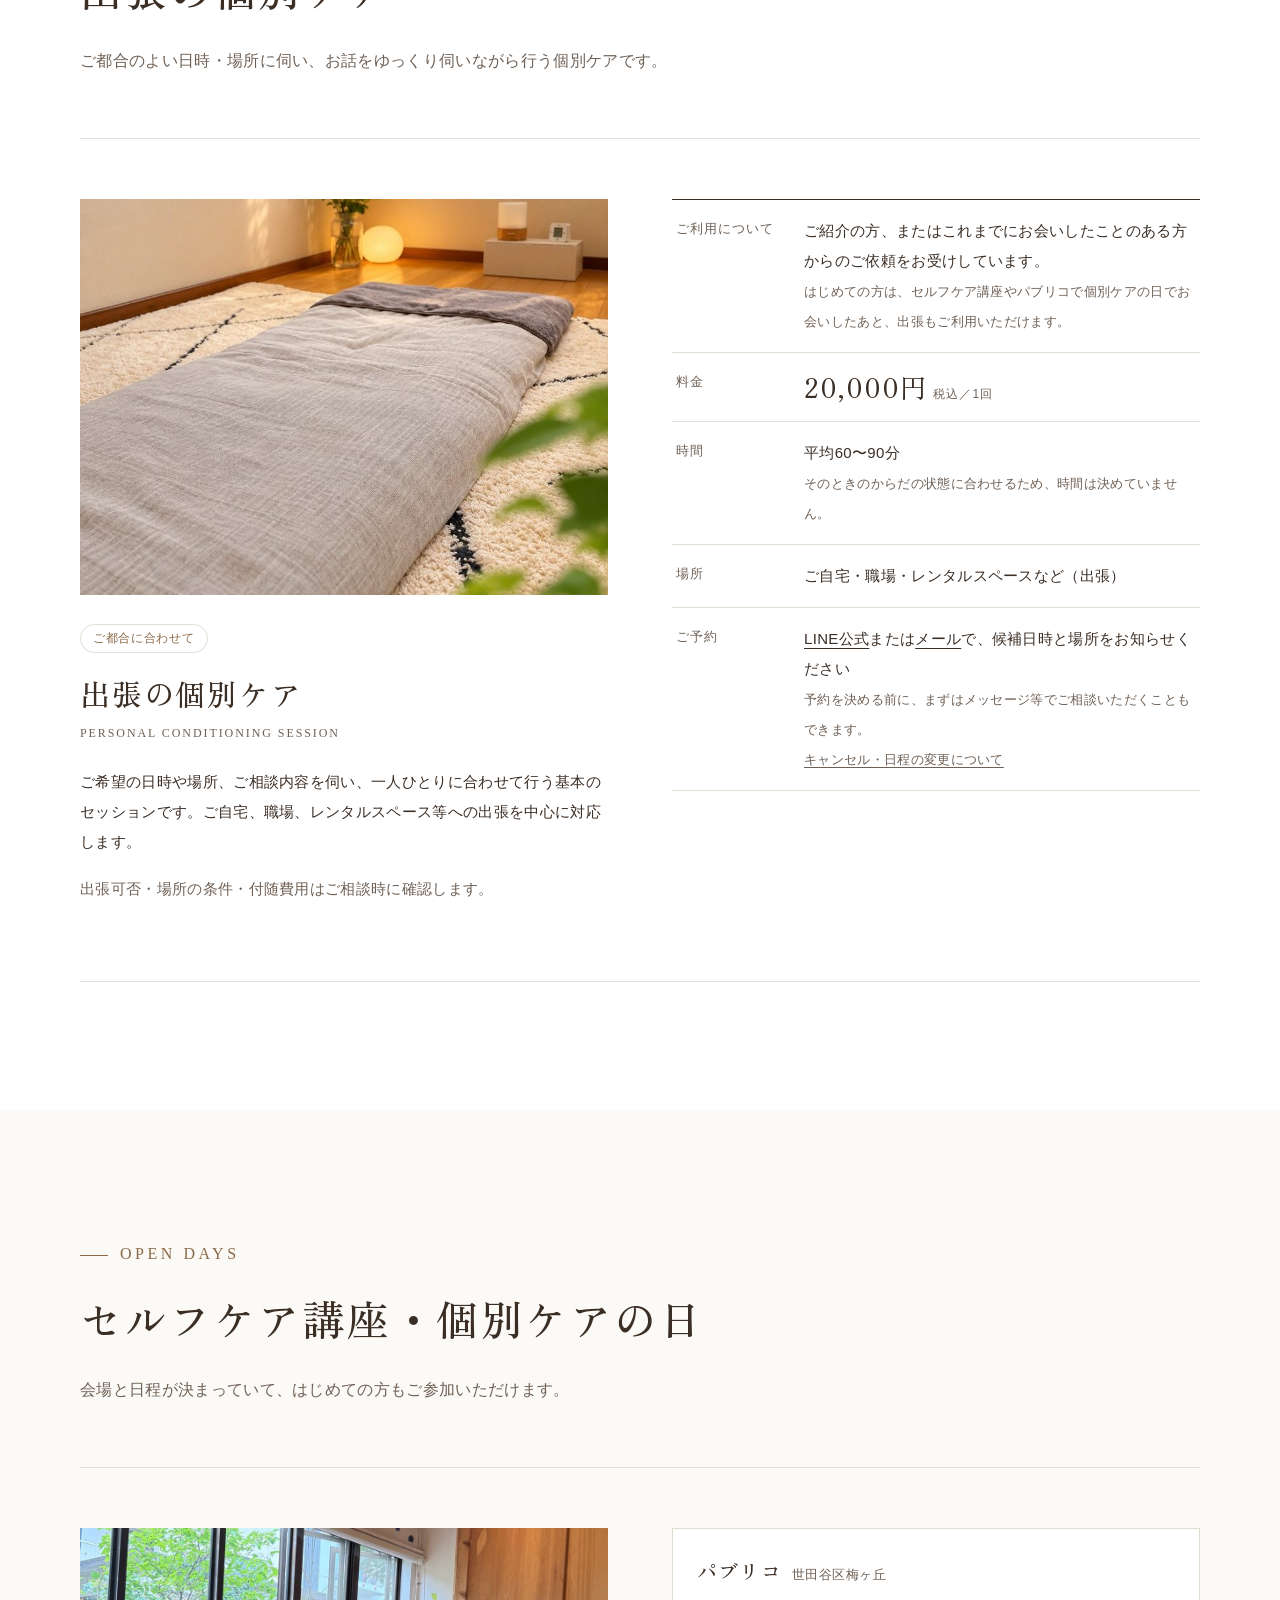
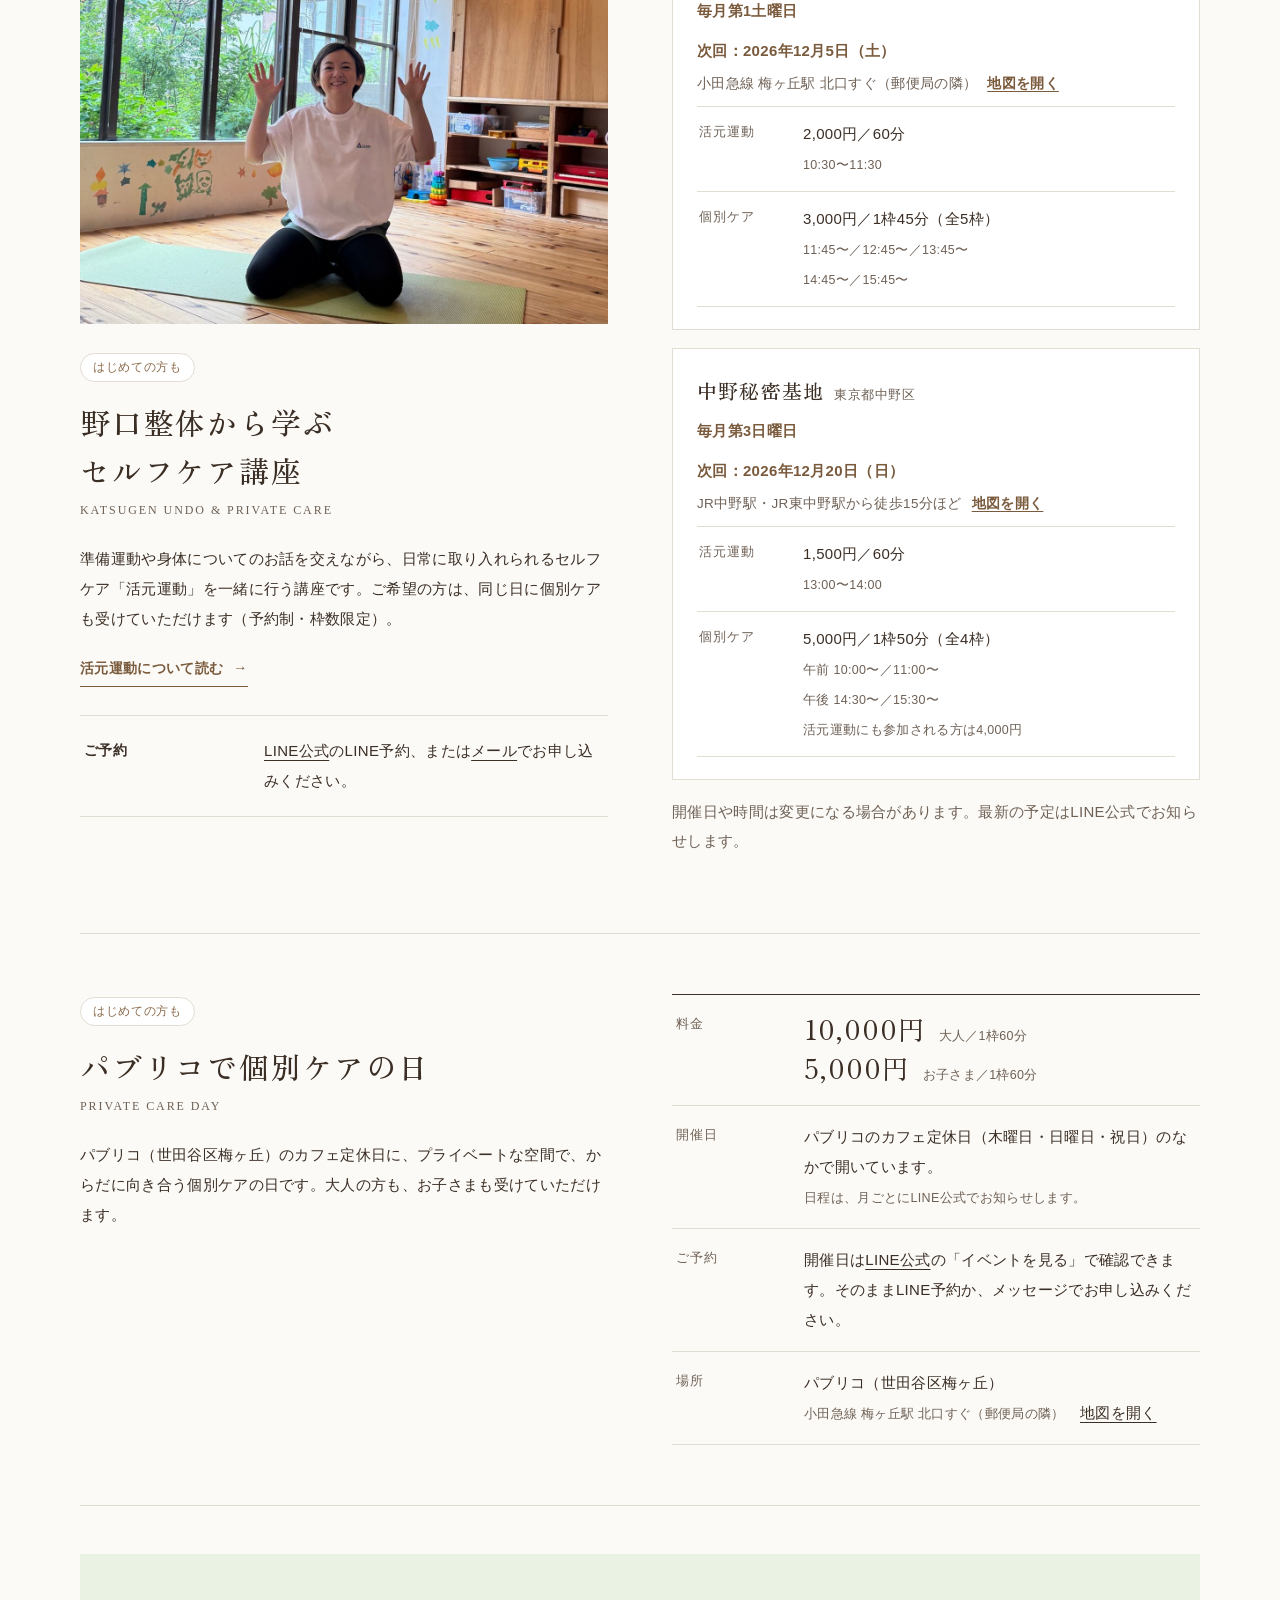
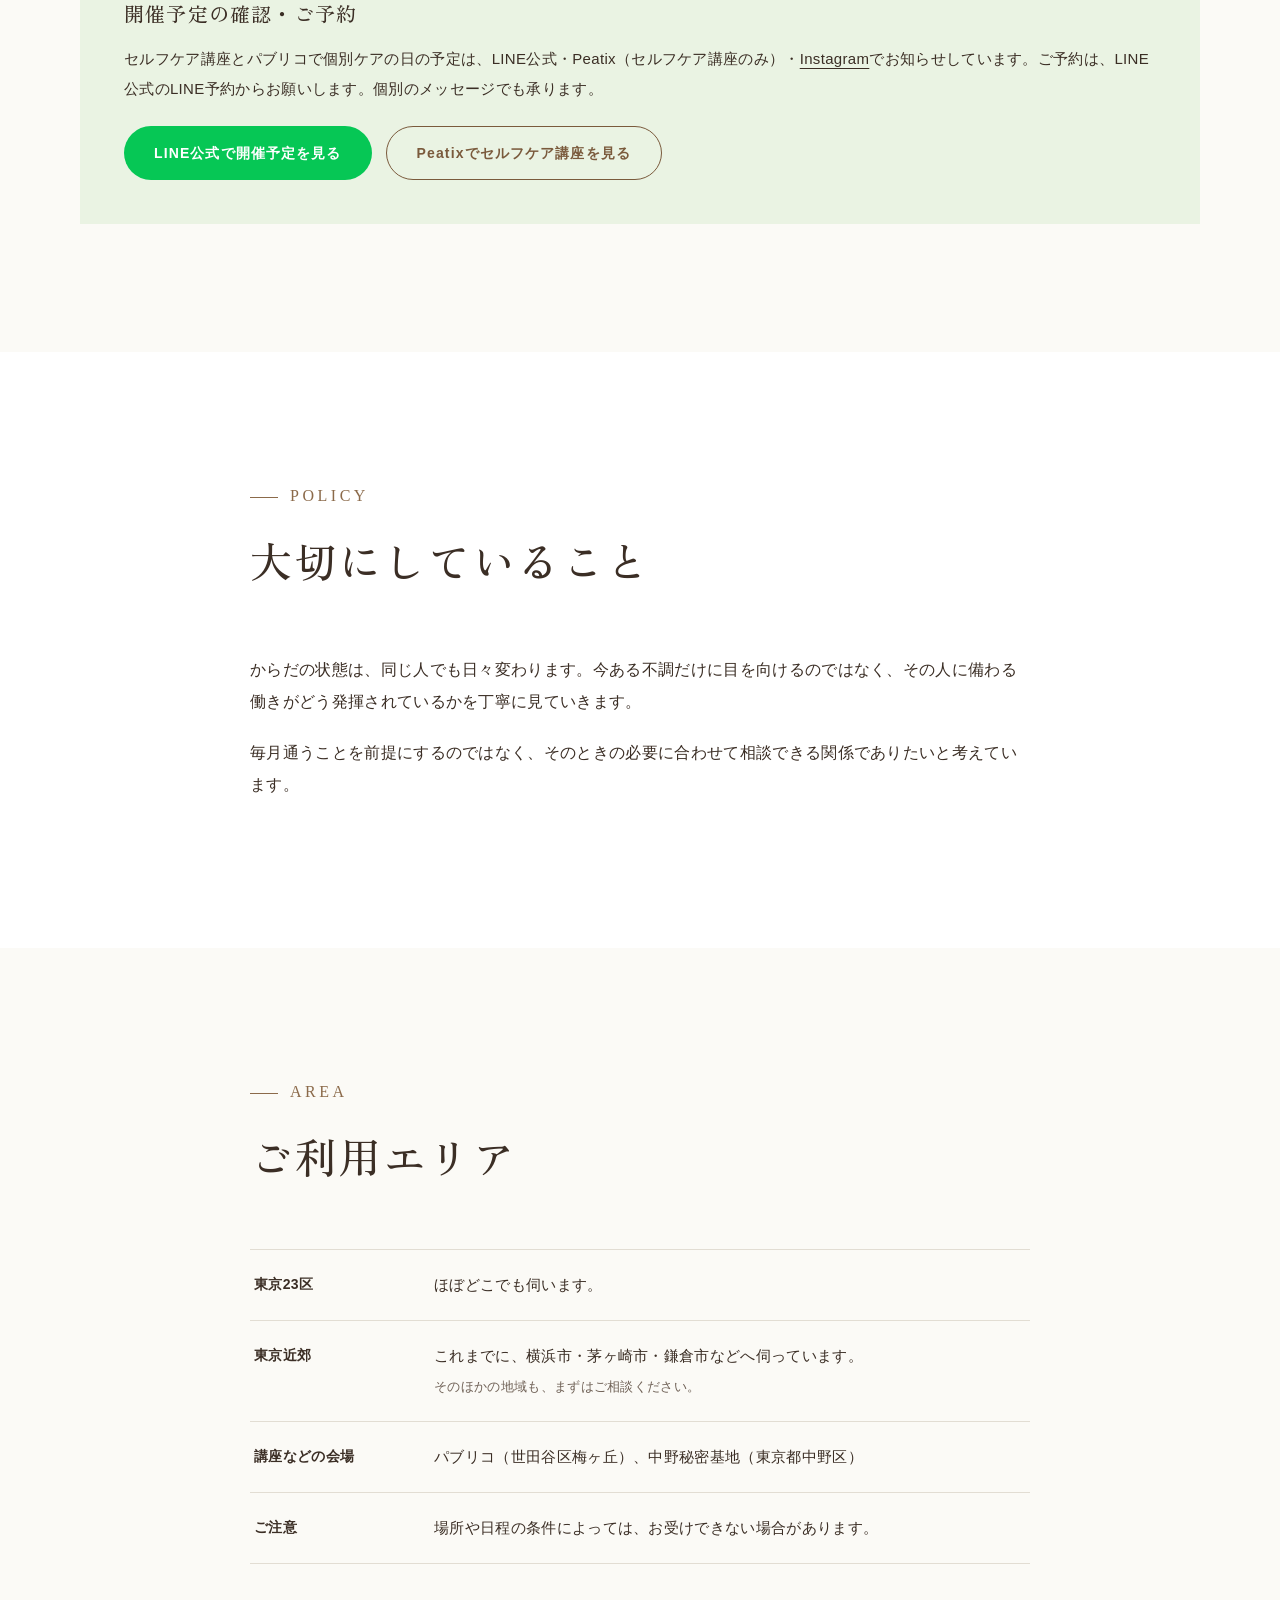
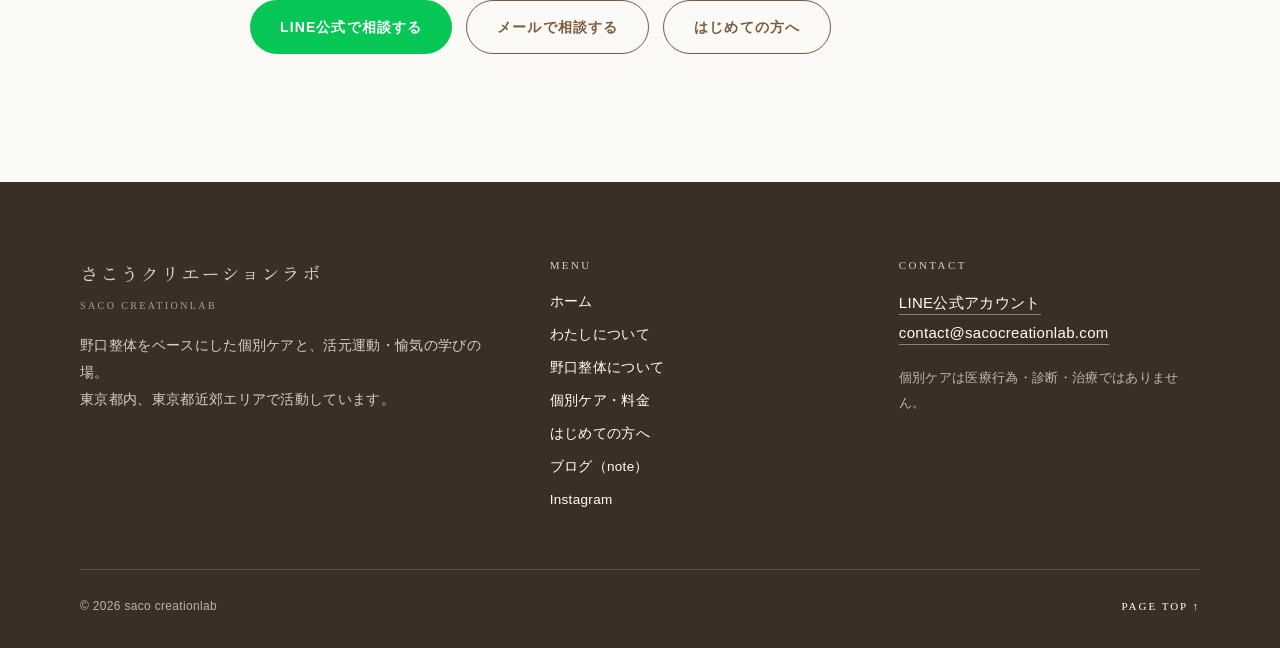
<file: care.html>
<!doctype html>
<html lang="ja">
<head>
<meta charset="utf-8">
<meta name="viewport" content="width=device-width,initial-scale=1">
<title>個別ケア・料金｜さこうクリエーションラボ</title>
<meta name="description" content="野口整体から学ぶセルフケア講座（世田谷区梅ヶ丘・中野区）、パブリコで個別ケアの日、出張の個別ケアの内容・開催日・料金をご案内します。">
<link rel="canonical" href="https://sacocreationlab.com/care.html">
<link rel="preconnect" href="https://fonts.googleapis.com">
<link rel="preconnect" href="https://fonts.gstatic.com" crossorigin>
<link rel="stylesheet" href="https://fonts.googleapis.com/css2?family=Zen+Old+Mincho:wght@500;700&display=swap">
<link rel="icon" href="favicon.ico" sizes="32x32">
<link rel="icon" href="favicon.svg" type="image/svg+xml">
<link rel="apple-touch-icon" href="apple-touch-icon.png">
<link rel="stylesheet" href="css/style.css?v=202611240010">
</head>
<body id="top">
<a class="skip" href="#main">本文へ移動</a>
<header class="site-head">
  <div class="wrap head-in">
    <a class="brand" href="index.html">さこうクリエーションラボ<small>saco creationlab</small></a>
    <button class="menu-btn" type="button" aria-expanded="false" aria-controls="gnav" aria-label="ページ一覧を開く"><span></span><span></span><span></span></button>
    <nav id="gnav" class="gnav" aria-label="メインメニュー"><a href="about.html">わたしについて</a><a href="noguchi.html">野口整体について</a><a href="care.html" aria-current="page">個別ケア・料金</a><a href="guide.html">はじめての方へ</a><a class="nav-cta" href="index.html#contact">お問い合わせ</a></nav>
  </div>
</header>
<main id="main">
<section class="page-head">
  <div class="wrap">
    <div class="bread"><a href="index.html">ホーム</a> / 個別ケア・料金</div>
    <div class="inner">
      <span class="en">Private Care</span>
      <h1>個別ケアのご案内</h1>
      <p class="intro">野口整体をベースに、そのときのからだの状態を丁寧に見ながら行う個別ケアと、ご自身で整うことを学ぶセルフケア講座をご案内します。決まった手順を一律に当てはめるのではなく、お一人おひとりとの対話も大切にしています。</p>
    </div>
  </div>
</section>

<section class="sec">
  <div class="wrap narrow">
    <div class="sec-head"><span class="en">Choose</span><h2>目的から選ぶ</h2><p class="lead">料金は、受けていただく場所と、時間の決め方によって異なります。</p></div>
    <dl class="info">
      <div><dt>まず野口整体に<br>ふれてみたい方</dt><dd><a href="#learning">野口整体から学ぶセルフケア講座</a><br><span class="note">ご希望の方は、同じ日に個別ケアも受けていただけます。</span></dd></div>
      <div><dt>開催日に合わせて<br>会場で受けたい方</dt><dd><a href="#event">パブリコで個別ケアの日</a><br><span class="note">会場と日程が決まった日に、1枠60分で受けていただけます。</span></dd></div>
      <div><dt>暮らしの場で<br>じっくり見てほしい方</dt><dd><a href="#session">出張の個別ケア</a><br><span class="note">時間を区切らずに行います。出かける時間や体力がないときも、ご自宅で部屋着のまま受けていただけます。</span></dd></div>
    </dl>
  </div>
</section>

<section class="sec white">
  <div class="wrap">
    <div class="sec-head"><span class="en">Private Care</span><h2>出張の個別ケア</h2><p class="lead">ご都合のよい日時・場所に伺い、お話をゆっくり伺いながら行う個別ケアです。</p></div>

    <article class="menu-card" id="session">
      <div>
        <img class="photo menu-photo" src="images/care.jpg" alt="個別ケアの空間。やわらかな光の入る部屋に敷かれた布団" width="825" height="619">
        <span class="tag">ご都合に合わせて</span>
        <h3>出張の個別ケア</h3>
        <span class="sub">PERSONAL CONDITIONING SESSION</span>
        <p>ご希望の日時や場所、ご相談内容を伺い、一人ひとりに合わせて行う基本のセッションです。ご自宅、職場、レンタルスペース等への出張を中心に対応します。</p>
        <p class="note">出張可否・場所の条件・付随費用はご相談時に確認します。</p>
      </div>
      <dl class="spec">
        <div><dt>ご利用について</dt><dd>ご紹介の方、またはこれまでにお会いしたことのある方からのご依頼をお受けしています。<br><span class="note">はじめての方は、セルフケア講座やパブリコで個別ケアの日でお会いしたあと、出張もご利用いただけます。</span></dd></div>
        <div><dt>料金</dt><dd class="big">20,000円<small>税込／1回</small></dd></div>
        <div><dt>時間</dt><dd>平均60〜90分<br><span class="note">そのときのからだの状態に合わせるため、時間は決めていません。</span></dd></div>
        <div><dt>場所</dt><dd>ご自宅・職場・レンタルスペースなど（出張）</dd></div>
        <div><dt>ご予約</dt><dd><a href="https://lin.ee/S5QLIsA" target="_blank" rel="noopener noreferrer">LINE公式</a>または<a href="index.html#contact">メール</a>で、候補日時と場所をお知らせください<br><span class="note">予約を決める前に、まずはメッセージ等でご相談いただくこともできます。<br><a href="guide.html#cancel">キャンセル・日程の変更について</a></span></dd></div>
      </dl>
    </article>
  </div>
</section>

<section class="sec">
  <div class="wrap">
    <div class="sec-head"><span class="en">Open Days</span><h2>セルフケア講座・個別ケアの日</h2><p class="lead">会場と日程が決まっていて、はじめての方もご参加いただけます。</p></div>

    <article class="menu-card" id="learning">
      <div>
        <img class="photo menu-photo" src="images/katsugen.jpg" alt="木の床のスタジオでマットに座り、手を挙げてほほえむ酒向由佳" width="1200" height="900">
        <span class="tag">はじめての方も</span>
        <h3>野口整体から学ぶ<br>セルフケア講座</h3>
        <span class="sub">KATSUGEN UNDO &amp; PRIVATE CARE</span>
        <p>準備運動や身体についてのお話を交えながら、日常に取り入れられるセルフケア「活元運動」を一緒に行う講座です。ご希望の方は、同じ日に個別ケアも受けていただけます（予約制・枠数限定）。</p>
        <a class="textlink" href="noguchi.html">活元運動について読む</a>
        <dl class="info bk-wide" style="margin-top:28px">
          <div><dt>ご予約</dt><dd><a href="https://lin.ee/S5QLIsA" target="_blank" rel="noopener noreferrer">LINE公式</a>のLINE予約、または<a href="index.html#contact">メール</a>でお申し込みください。</dd></div>
        </dl>
      </div>
      <div class="venues">
        <div class="venue">
          <h4>パブリコ<span>世田谷区梅ヶ丘</span></h4>
          <p class="when">毎月第1土曜日</p>
          <p class="next-date" data-next-event="publico" hidden></p>
          <p class="access">小田急線 梅ヶ丘駅 北口すぐ（郵便局の隣）<a href="https://www.google.com/maps/search/?api=1&query=%E6%9D%B1%E4%BA%AC%E9%83%BD%E4%B8%96%E7%94%B0%E8%B0%B7%E5%8C%BA%E6%9D%BE%E5%8E%9F6-2-9%20publico" target="_blank" rel="noopener noreferrer">地図を開く</a></p>
          <dl class="spec">
            <div><dt>活元運動</dt><dd>2,000円／60分<br><span class="note">10:30〜11:30</span></dd></div>
            <div><dt>個別ケア</dt><dd>3,000円／1枠45分（全5枠）<br><span class="note">11:45〜／12:45〜／13:45〜<br>14:45〜／15:45〜</span></dd></div>
          </dl>
        </div>
        <div class="venue">
          <h4>中野秘密基地<span>東京都中野区</span></h4>
          <p class="when">毎月第3日曜日</p>
          <p class="next-date" data-next-event="nakano" hidden></p>
          <p class="access">JR中野駅・JR東中野駅から徒歩15分ほど<a href="https://share.google/sdyLzmPPOUsnAw4uT" target="_blank" rel="noopener noreferrer">地図を開く</a></p>
          <dl class="spec">
            <div><dt>活元運動</dt><dd>1,500円／60分<br><span class="note">13:00〜14:00</span></dd></div>
            <div><dt>個別ケア</dt><dd>5,000円／1枠50分（全4枠）<br><span class="note">午前 10:00〜／11:00〜<br>午後 14:30〜／15:30〜<br>活元運動にも参加される方は4,000円</span></dd></div>
          </dl>
        </div>
        <dl class="info bk-narrow">
          <div><dt>ご予約</dt><dd><a href="https://lin.ee/S5QLIsA" target="_blank" rel="noopener noreferrer">LINE公式</a>のLINE予約、または<a href="index.html#contact">メール</a>でお申し込みください。</dd></div>
        </dl>
        <p class="note">開催日や時間は変更になる場合があります。最新の予定はLINE公式でお知らせします。</p>
      </div>
    </article>

    <article class="menu-card" id="event">
      <div>
        <span class="tag">はじめての方も</span>
        <h3>パブリコで個別ケアの日</h3>
        <span class="sub">PRIVATE CARE DAY</span>
        <p>パブリコ（世田谷区梅ヶ丘）のカフェ定休日に、プライベートな空間で、からだに向き合う個別ケアの日です。大人の方も、お子さまも受けていただけます。</p>
      </div>
      <dl class="spec">
        <div><dt>料金</dt><dd><span class="big">10,000円</span><small class="note">　大人／1枠60分</small><br><span class="big">5,000円</span><small class="note">　お子さま／1枠60分</small></dd></div>
        <div><dt>開催日</dt><dd>パブリコのカフェ定休日（木曜日・日曜日・祝日）のなかで開いています。<br><span class="note">日程は、月ごとにLINE公式でお知らせします。</span></dd></div>
        <div><dt>ご予約</dt><dd>開催日は<a href="https://lin.ee/S5QLIsA" target="_blank" rel="noopener noreferrer">LINE公式</a>の「イベントを見る」で確認できます。そのままLINE予約か、メッセージでお申し込みください。</dd></div>
        <div><dt>場所</dt><dd>パブリコ（世田谷区梅ヶ丘）<br><span class="note">小田急線 梅ヶ丘駅 北口すぐ（郵便局の隣）</span>　<a href="https://www.google.com/maps/search/?api=1&query=%E6%9D%B1%E4%BA%AC%E9%83%BD%E4%B8%96%E7%94%B0%E8%B0%B7%E5%8C%BA%E6%9D%BE%E5%8E%9F6-2-9%20publico" target="_blank" rel="noopener noreferrer">地図を開く</a></dd></div>
      </dl>
    </article>

    <div class="widecall" id="schedule">
      <h3>開催予定の確認・ご予約</h3>
      <p>セルフケア講座とパブリコで個別ケアの日の予定は、LINE公式・Peatix（セルフケア講座のみ）・<a href="https://instagram.com/saco_creationlab" target="_blank" rel="noopener noreferrer">Instagram</a>でお知らせしています。ご予約は、LINE公式のLINE予約からお願いします。個別のメッセージでも承ります。</p>
      <div class="buttons" style="margin-top:22px"><a class="btn line" href="https://lin.ee/S5QLIsA" target="_blank" rel="noopener noreferrer">LINE公式で開催予定を見る</a><a class="btn outline" href="https://peatix.com/group/16508448" target="_blank" rel="noopener noreferrer">Peatixでセルフケア講座を見る</a></div>
    </div>
  </div>
</section>

<section class="sec white">
  <div class="wrap narrow">
    <div class="sec-head"><span class="en">Policy</span><h2>大切にしていること</h2></div>
    <p>からだの状態は、同じ人でも日々変わります。今ある不調だけに目を向けるのではなく、その人に備わる働きがどう発揮されているかを丁寧に見ていきます。</p>
    <p>毎月通うことを前提にするのではなく、そのときの必要に合わせて相談できる関係でありたいと考えています。</p>
  </div>
</section>

<section class="sec">
  <div class="wrap narrow">
    <div class="sec-head"><span class="en">Area</span><h2>ご利用エリア</h2></div>
    <dl class="info">
      <div><dt>東京23区</dt><dd>ほぼどこでも伺います。</dd></div>
      <div><dt>東京近郊</dt><dd>これまでに、横浜市・茅ヶ崎市・鎌倉市などへ伺っています。<br><span class="note">そのほかの地域も、まずはご相談ください。</span></dd></div>
      <div><dt>講座などの会場</dt><dd>パブリコ（世田谷区梅ヶ丘）、中野秘密基地（東京都中野区）</dd></div>
      <div><dt>ご注意</dt><dd>場所や日程の条件によっては、お受けできない場合があります。</dd></div>
    </dl>
    <div class="buttons">
      <a class="btn line" href="https://lin.ee/S5QLIsA" target="_blank" rel="noopener noreferrer">LINE公式で相談する</a>
      <a class="btn outline" href="index.html#contact">メールで相談する</a>
      <a class="btn outline" href="guide.html">はじめての方へ</a>
    </div>
  </div>
</section>
</main>
<footer class="site-foot">
  <div class="wrap foot-grid">
    <div>
      <p class="foot-brand">さこうクリエーションラボ<small>saco creationlab</small></p>
      <p>野口整体をベースにした個別ケアと、活元運動・愉気の学びの場。<br>東京都内、東京都近郊エリアで活動しています。</p>
    </div>
    <div>
      <p class="foot-label">MENU</p>
      <nav class="foot-nav" aria-label="フッターメニュー">
        <a href="index.html">ホーム</a>
        <a href="about.html">わたしについて</a>
        <a href="noguchi.html">野口整体について</a>
        <a href="care.html">個別ケア・料金</a>
        <a href="guide.html">はじめての方へ</a>
        <a href="https://note.com/yuka_chaa" target="_blank" rel="noopener noreferrer">ブログ（note）</a>
        <a href="https://instagram.com/saco_creationlab" target="_blank" rel="noopener noreferrer">Instagram</a>
      </nav>
    </div>
    <div>
      <p class="foot-label">CONTACT</p>
      <a class="foot-mail" href="https://lin.ee/S5QLIsA" target="_blank" rel="noopener noreferrer">LINE公式アカウント</a><br>
      <a class="foot-mail" href="mailto:contact@sacocreationlab.com?subject=%E5%80%8B%E5%88%A5%E3%82%B1%E3%82%A2%E3%81%AE%E3%81%94%E7%9B%B8%E8%AB%87">contact@sacocreationlab.com</a>
      <p class="note">個別ケアは医療行為・診断・治療ではありません。</p>
    </div>
  </div>
  <div class="wrap foot-bottom">
    <p>© 2026 saco creationlab</p>
    <a class="pagetop" href="#top">PAGE TOP ↑</a>
  </div>
</footer>
<script src="js/site.js?v=202611201355"></script>
<script src="js/events.js?v=202611232356"></script>
</body>
</html>
</file>
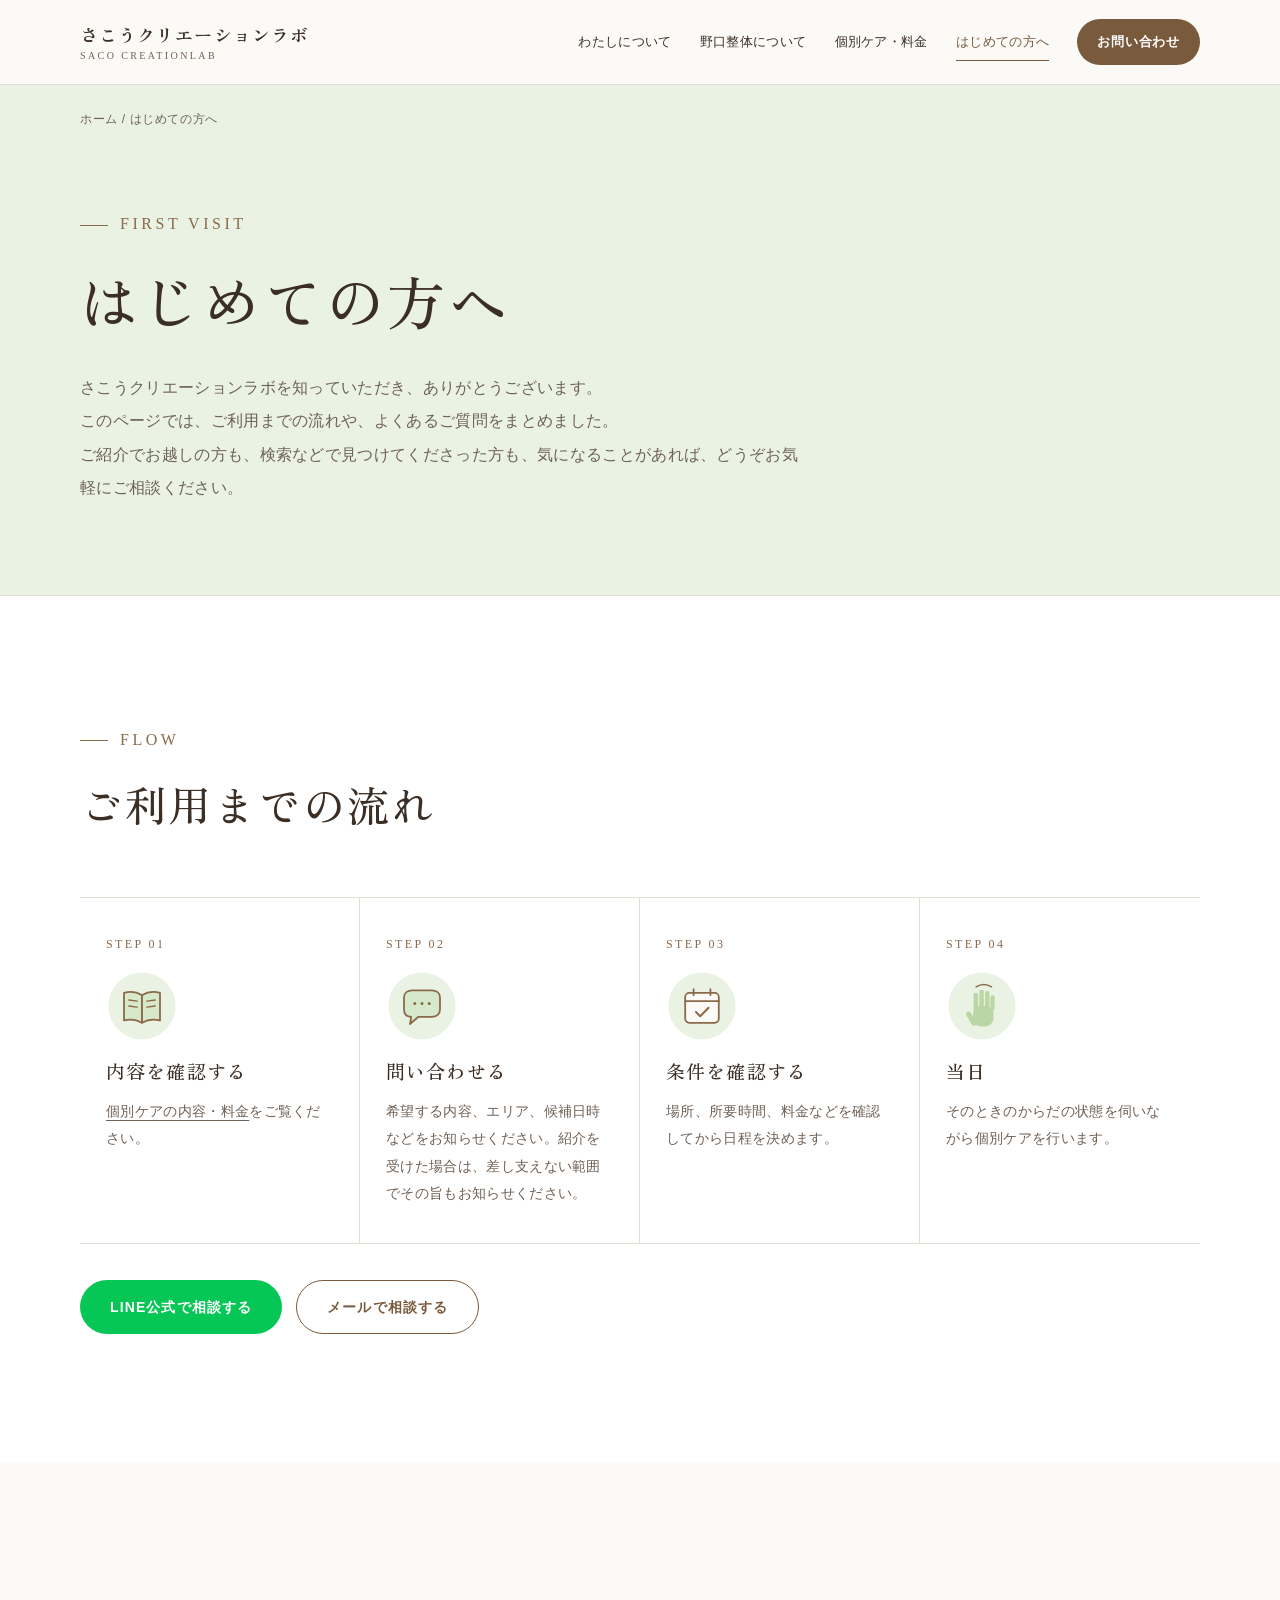
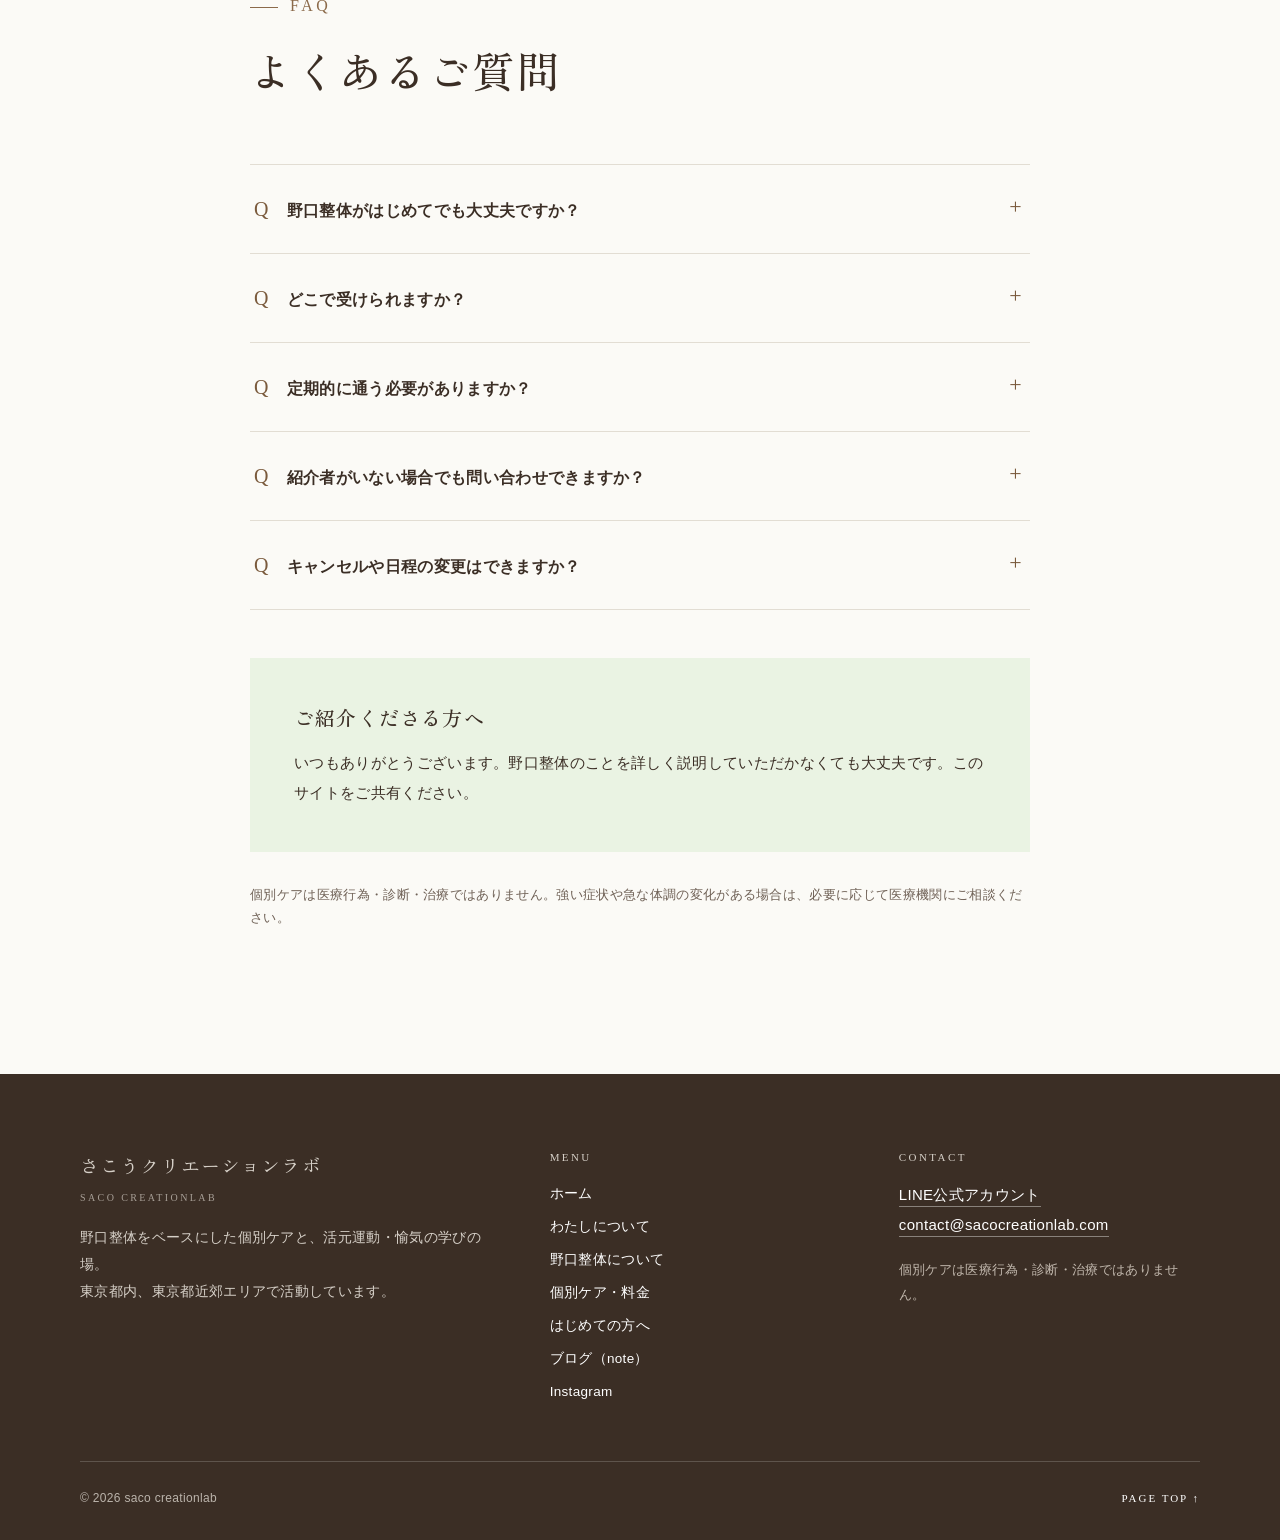
<file: guide.html>
<!doctype html>
<html lang="ja">
<head>
<meta charset="utf-8">
<meta name="viewport" content="width=device-width,initial-scale=1">
<title>はじめての方へ・予約方法｜さこうクリエーションラボ</title>
<meta name="description" content="はじめて個別ケアを受ける方、ご紹介を受けた方へ。ご相談からご利用まで、場所、料金、予約方法をご案内します。">
<link rel="canonical" href="https://sacocreationlab.com/guide.html">
<link rel="preconnect" href="https://fonts.googleapis.com">
<link rel="preconnect" href="https://fonts.gstatic.com" crossorigin>
<link rel="stylesheet" href="https://fonts.googleapis.com/css2?family=Zen+Old+Mincho:wght@500;700&display=swap">
<link rel="icon" href="favicon.ico" sizes="32x32">
<link rel="icon" href="favicon.svg" type="image/svg+xml">
<link rel="apple-touch-icon" href="apple-touch-icon.png">
<link rel="stylesheet" href="css/style.css?v=202611240010">
</head>
<body id="top">
<a class="skip" href="#main">本文へ移動</a>
<header class="site-head">
  <div class="wrap head-in">
    <a class="brand" href="index.html">さこうクリエーションラボ<small>saco creationlab</small></a>
    <button class="menu-btn" type="button" aria-expanded="false" aria-controls="gnav" aria-label="ページ一覧を開く"><span></span><span></span><span></span></button>
    <nav id="gnav" class="gnav" aria-label="メインメニュー"><a href="about.html">わたしについて</a><a href="noguchi.html">野口整体について</a><a href="care.html">個別ケア・料金</a><a href="guide.html" aria-current="page">はじめての方へ</a><a class="nav-cta" href="index.html#contact">お問い合わせ</a></nav>
  </div>
</header>
<main id="main">
<section class="page-head">
  <div class="wrap">
    <div class="bread"><a href="index.html">ホーム</a> / はじめての方へ</div>
    <div class="inner">
      <span class="en">First Visit</span>
      <h1>はじめての方へ</h1>
      <p class="intro">さこうクリエーションラボを知っていただき、ありがとうございます。<br>このページでは、ご利用までの流れや、よくあるご質問をまとめました。<br>ご紹介でお越しの方も、検索などで見つけてくださった方も、気になることがあれば、どうぞお気軽にご相談ください。</p>
    </div>
  </div>
</section>

<section class="sec white">
  <div class="wrap">
    <div class="sec-head"><span class="en">Flow</span><h2>ご利用までの流れ</h2></div>
    <ol class="flow">
      <li><div class="mini-illust" aria-hidden="true"><svg viewBox="0 0 120 120" width="72" height="72" xmlns="http://www.w3.org/2000/svg"><circle cx="60" cy="60" r="56" fill="#eaf3e3"/><g fill="none" stroke="#8b6a4a" stroke-width="3" stroke-linecap="round" stroke-linejoin="round"><path d="M60 42 C50 36 38 36 30 38 L30 84 C38 82 50 82 60 88 Z" fill="#d6e9ca"/><path d="M60 42 C70 36 82 36 90 38 L90 84 C82 82 70 82 60 88 Z" fill="#d6e9ca"/><path d="M38 50 L52 52 M38 60 L52 62 M68 52 L82 50 M68 62 L82 60" stroke-width="2.2"/></g></svg></div><h3>内容を確認する</h3><p><a href="care.html">個別ケアの内容・料金</a>をご覧ください。</p></li>
      <li><div class="mini-illust" aria-hidden="true"><svg viewBox="0 0 120 120" width="72" height="72" xmlns="http://www.w3.org/2000/svg"><circle cx="60" cy="60" r="56" fill="#eaf3e3"/><g fill="none" stroke="#8b6a4a" stroke-width="3" stroke-linecap="round" stroke-linejoin="round"><path d="M30 46 C30 38 36 34 44 34 L76 34 C84 34 90 38 90 46 L90 66 C90 74 84 78 76 78 L54 78 L40 90 L42 78 C34 78 30 74 30 66 Z" fill="#d6e9ca"/><circle cx="48" cy="56" r="2.5" fill="#8b6a4a" stroke="none"/><circle cx="60" cy="56" r="2.5" fill="#8b6a4a" stroke="none"/><circle cx="72" cy="56" r="2.5" fill="#8b6a4a" stroke="none"/></g></svg></div><h3>問い合わせる</h3><p>希望する内容、エリア、候補日時などをお知らせください。紹介を受けた場合は、差し支えない範囲でその旨もお知らせください。</p></li>
      <li><div class="mini-illust" aria-hidden="true"><svg viewBox="0 0 120 120" width="72" height="72" xmlns="http://www.w3.org/2000/svg"><circle cx="60" cy="60" r="56" fill="#eaf3e3"/><g fill="none" stroke="#8b6a4a" stroke-width="3" stroke-linecap="round" stroke-linejoin="round"><rect x="32" y="38" width="56" height="50" rx="7" fill="#fbfaf6"/><path d="M32 52 L88 52" /><path d="M46 32 L46 42 M74 32 L74 42"/><path d="M50 70 L57 77 L71 63" stroke-width="3.4"/></g></svg></div><h3>条件を確認する</h3><p>場所、所要時間、料金などを確認してから日程を決めます。</p></li>
      <li><div class="mini-illust" aria-hidden="true"><svg viewBox="0 0 120 120" width="72" height="72" xmlns="http://www.w3.org/2000/svg"><circle cx="60" cy="60" r="56" fill="#eaf3e3"/><g fill="none" stroke="#8b6a4a" stroke-width="3" stroke-linecap="round" stroke-linejoin="round"><g transform="translate(0 6)" fill="#b9d6a4" stroke="none"><rect x="45" y="54" width="34" height="34" rx="13"/><rect x="46" y="32" width="7.5" height="30" rx="3.75"/><rect x="55.5" y="27" width="7.5" height="34" rx="3.75"/><rect x="65" y="29" width="7.5" height="32" rx="3.75"/><rect x="74" y="36" width="7" height="26" rx="3.5"/><rect x="42" y="60" width="8.5" height="26" rx="4.25" transform="rotate(-30 48 82)"/></g><path d="M50 28 Q63 20 76 28" stroke-width="2.4"/></g></svg></div><h3>当日</h3><p>そのときのからだの状態を伺いながら個別ケアを行います。</p></li>
    </ol>
    <div class="buttons"><a class="btn line" href="https://lin.ee/S5QLIsA" target="_blank" rel="noopener noreferrer">LINE公式で相談する</a><a class="btn outline" href="index.html#contact">メールで相談する</a></div>
  </div>
</section>

<section class="sec">
  <div class="wrap narrow">
    <div class="sec-head"><span class="en">FAQ</span><h2>よくあるご質問</h2></div>
    <div class="faq">
      <details><summary>野口整体がはじめてでも大丈夫ですか？</summary><p>はい。考え方を事前に十分理解している必要はありません。気になることはご相談ください。</p></details>
      <details><summary>どこで受けられますか？</summary><p>自宅・職場・レンタルスペースなどへの出張を中心に対応しています。東京都内、東京都近郊エリアについてご相談ください。パブリコ（世田谷区梅ヶ丘）や中野秘密基地（東京都中野区）では、セルフケア講座やパブリコで個別ケアの日も開いています。</p></details>
      <details><summary>定期的に通う必要がありますか？</summary><p>一律の利用頻度は設けていません。ご自身の必要や状況に応じてご相談ください。</p></details>
      <details><summary>紹介者がいない場合でも問い合わせできますか？</summary><p>もちろんです。はじめての方には、セルフケア講座やパブリコで個別ケアの日をおすすめしています。一度お会いしたあとは、ご自宅などへ伺う出張の個別ケアもご利用いただけます。</p></details>
      <details id="cancel"><summary>キャンセルや日程の変更はできますか？</summary><p>日程の変更は、前日までにご連絡いただければ料金はかかりません。体調がすぐれないときは、キャンセルの前にまずご相談ください。そういうときこそ受けていただいたほうがよい場合もあります。<br>出張の個別ケアは、当日のキャンセルは料金の50%、ご連絡のないキャンセルは100%をお願いしています（後日お振込みでお願いします）。<br>セルフケア講座とパブリコで個別ケアの日は、キャンセル料はいただいていません。ほかの方がご予約できるよう、わかった時点でご連絡ください。</p></details>
    </div>

    <div class="widecall">
      <h3>ご紹介くださる方へ</h3>
      <p>いつもありがとうございます。野口整体のことを詳しく説明していただかなくても大丈夫です。このサイトをご共有ください。</p>
    </div>
    <p class="note" style="margin-top:32px">個別ケアは医療行為・診断・治療ではありません。強い症状や急な体調の変化がある場合は、必要に応じて医療機関にご相談ください。</p>
  </div>
</section>
</main>
<footer class="site-foot">
  <div class="wrap foot-grid">
    <div>
      <p class="foot-brand">さこうクリエーションラボ<small>saco creationlab</small></p>
      <p>野口整体をベースにした個別ケアと、活元運動・愉気の学びの場。<br>東京都内、東京都近郊エリアで活動しています。</p>
    </div>
    <div>
      <p class="foot-label">MENU</p>
      <nav class="foot-nav" aria-label="フッターメニュー">
        <a href="index.html">ホーム</a>
        <a href="about.html">わたしについて</a>
        <a href="noguchi.html">野口整体について</a>
        <a href="care.html">個別ケア・料金</a>
        <a href="guide.html">はじめての方へ</a>
        <a href="https://note.com/yuka_chaa" target="_blank" rel="noopener noreferrer">ブログ（note）</a>
        <a href="https://instagram.com/saco_creationlab" target="_blank" rel="noopener noreferrer">Instagram</a>
      </nav>
    </div>
    <div>
      <p class="foot-label">CONTACT</p>
      <a class="foot-mail" href="https://lin.ee/S5QLIsA" target="_blank" rel="noopener noreferrer">LINE公式アカウント</a><br>
      <a class="foot-mail" href="mailto:contact@sacocreationlab.com?subject=%E5%80%8B%E5%88%A5%E3%82%B1%E3%82%A2%E3%81%AE%E3%81%94%E7%9B%B8%E8%AB%87">contact@sacocreationlab.com</a>
      <p class="note">個別ケアは医療行為・診断・治療ではありません。</p>
    </div>
  </div>
  <div class="wrap foot-bottom">
    <p>© 2026 saco creationlab</p>
    <a class="pagetop" href="#top">PAGE TOP ↑</a>
  </div>
</footer>
<script src="js/site.js?v=202611201355"></script>
</body>
</html>
</file>
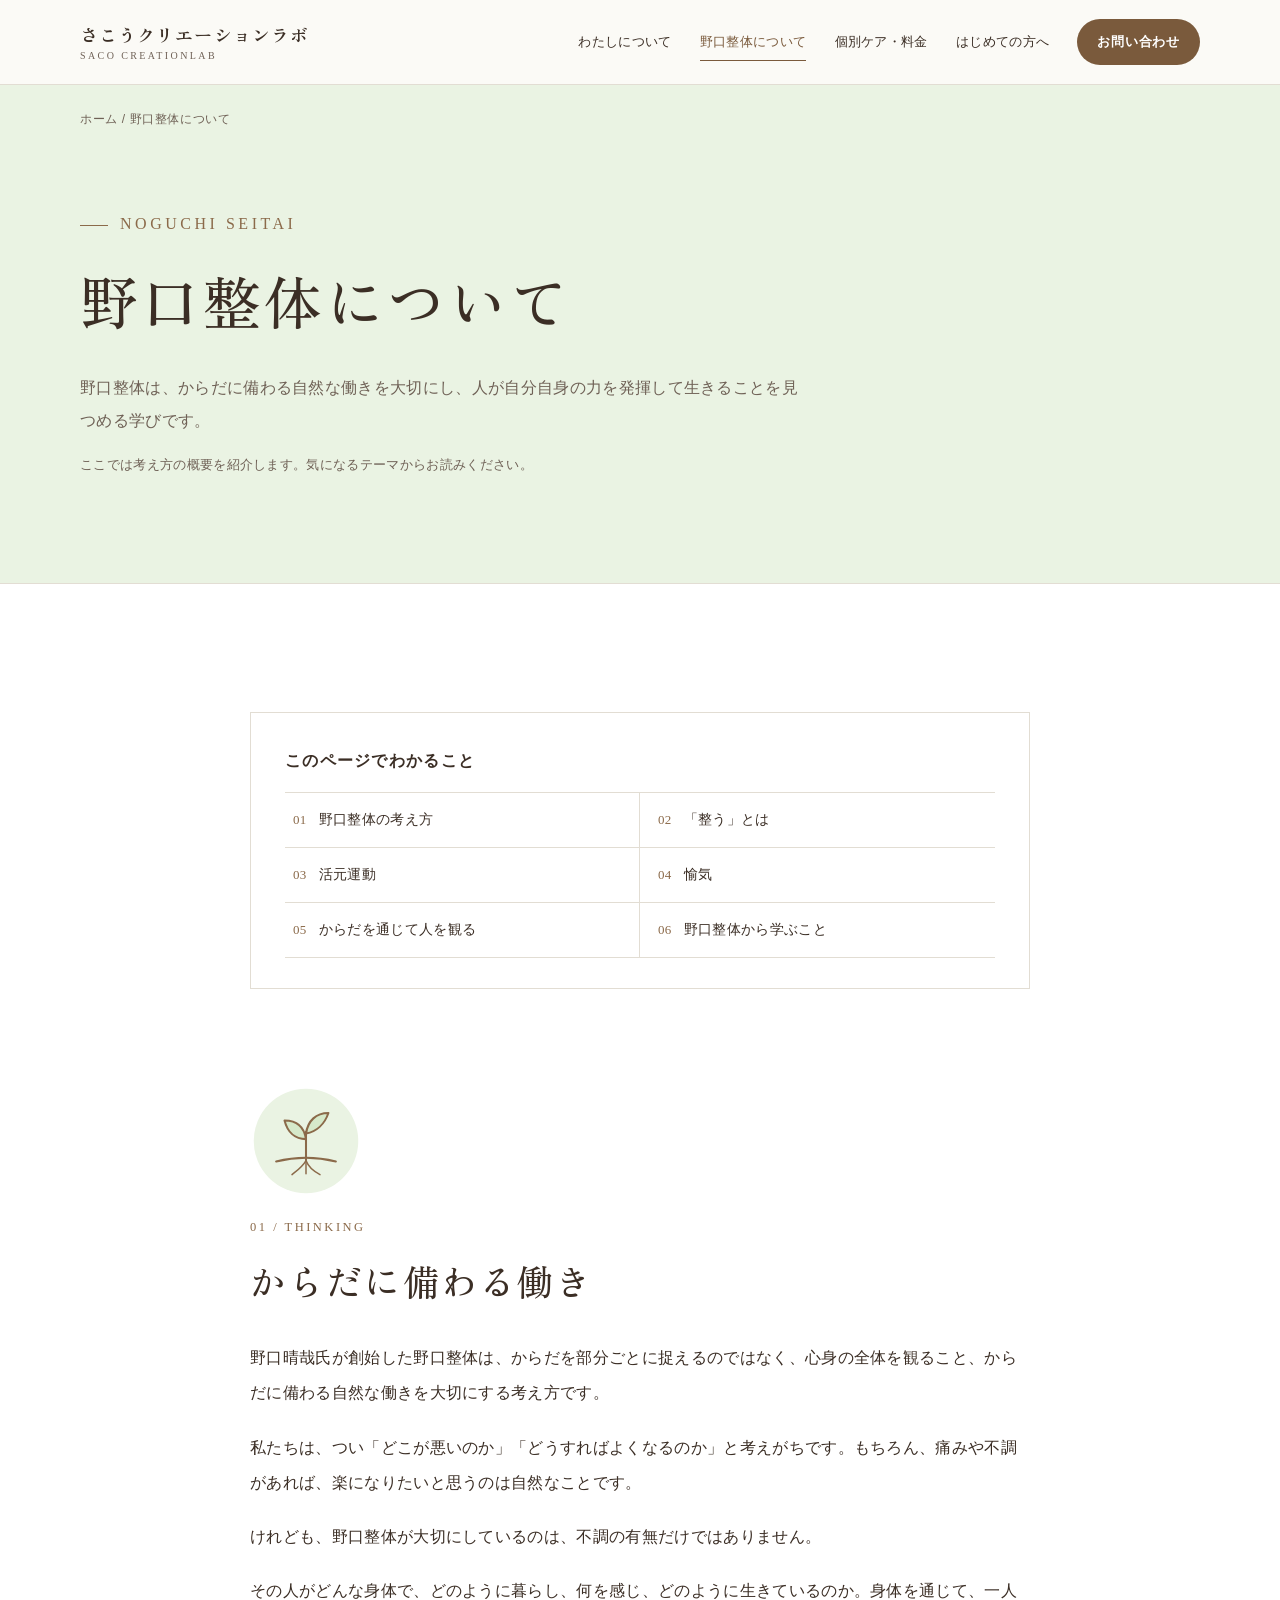
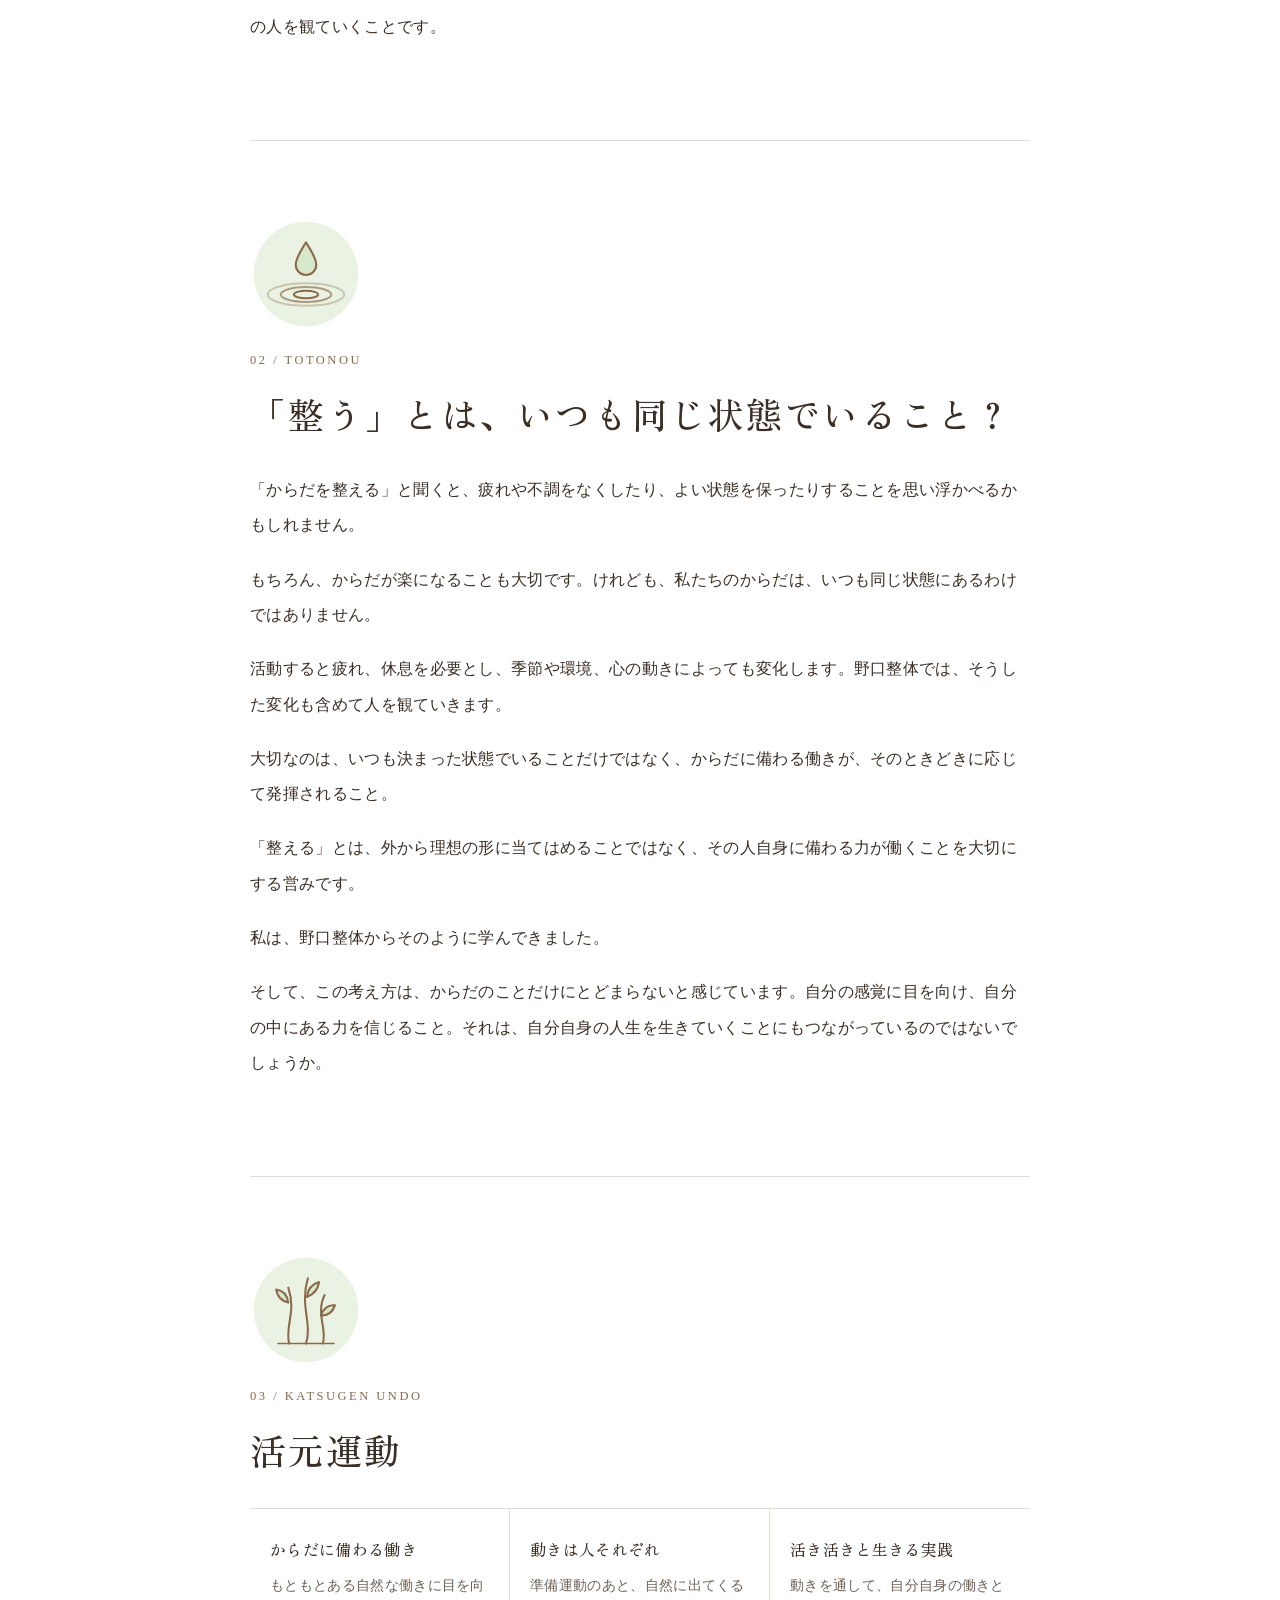
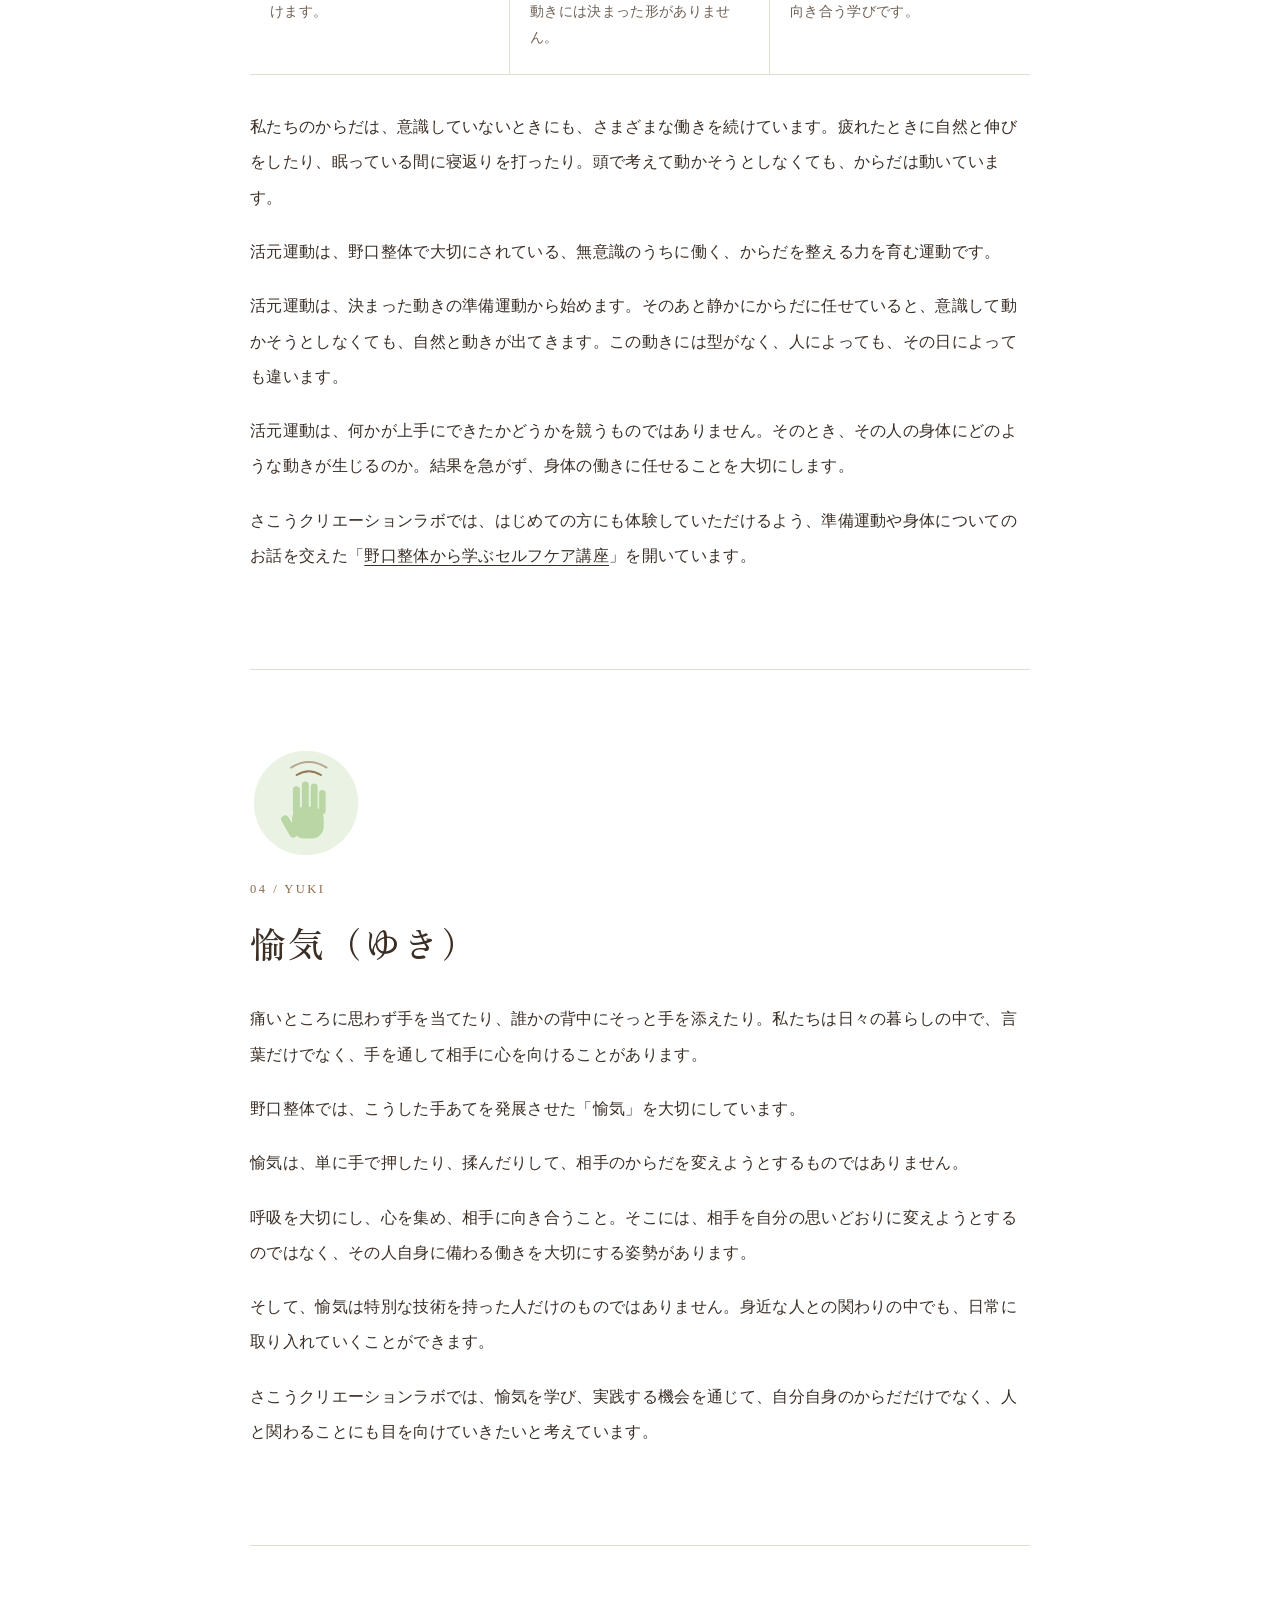
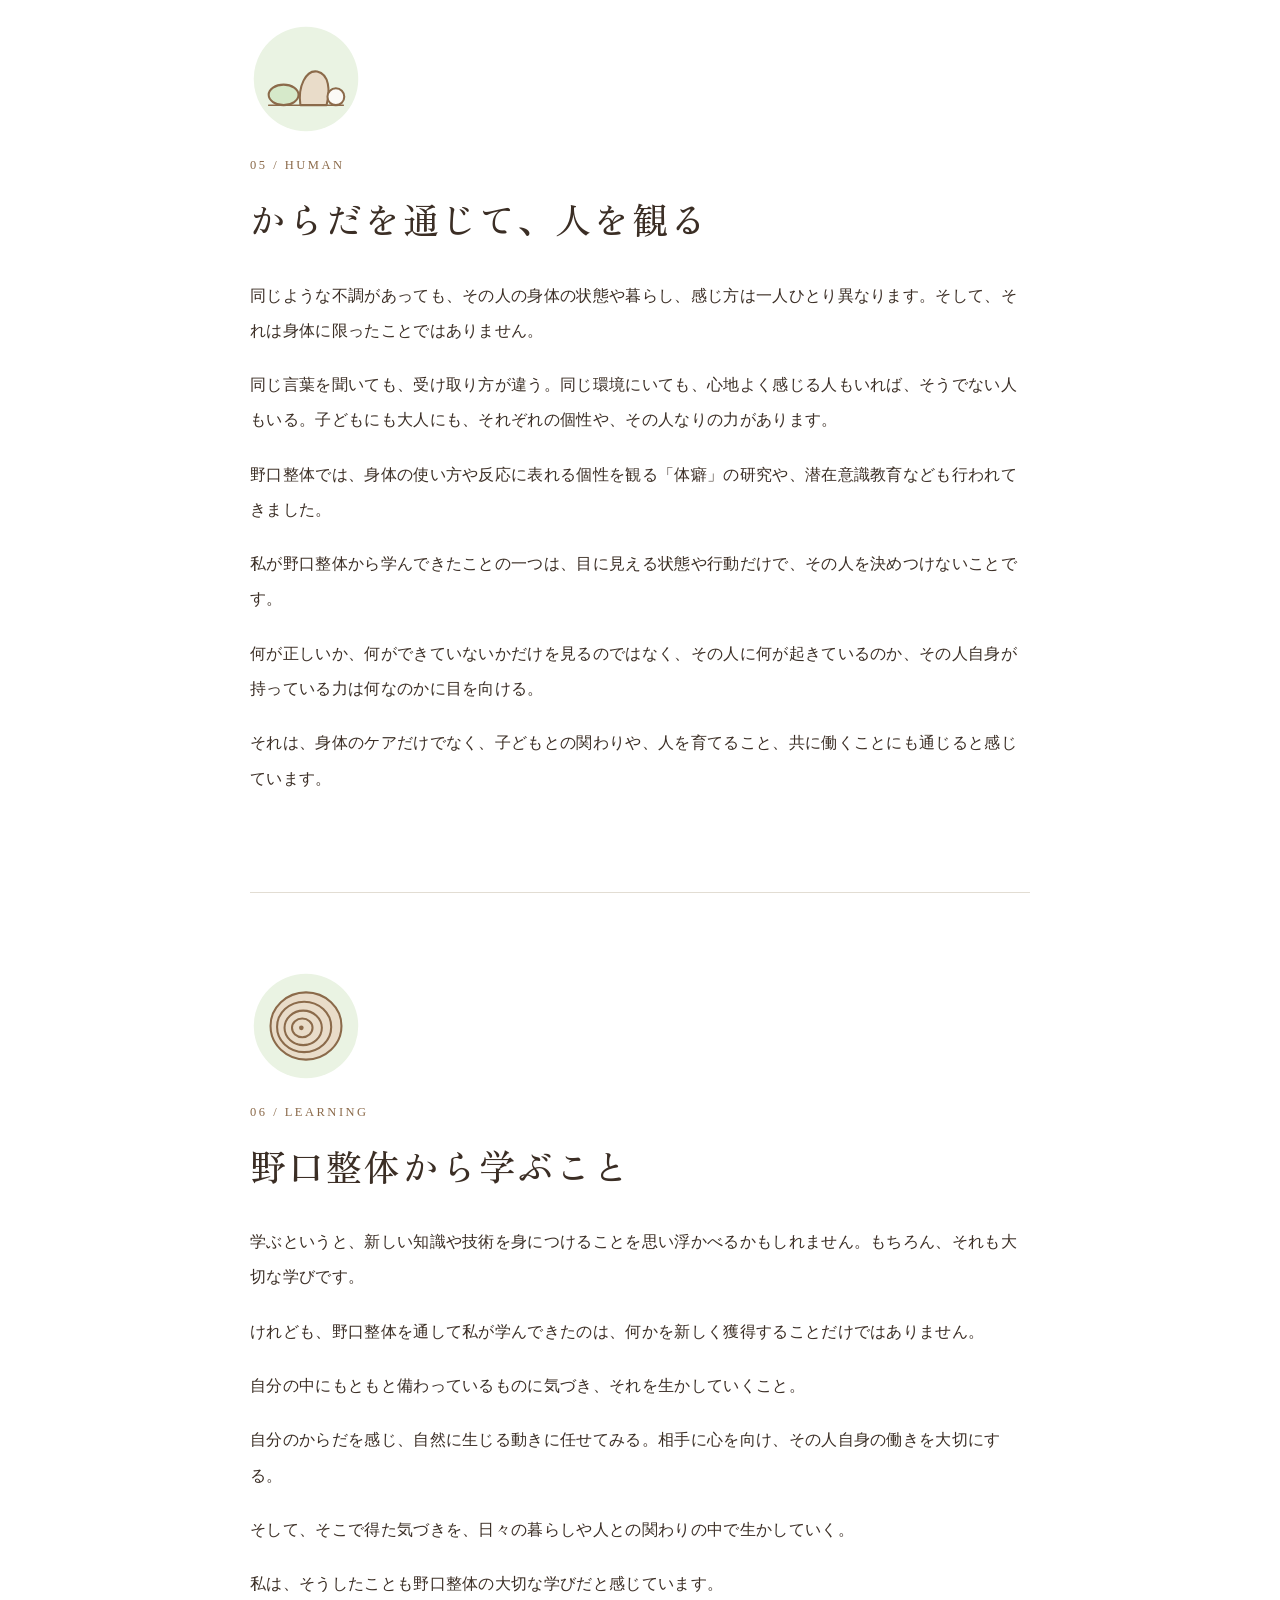
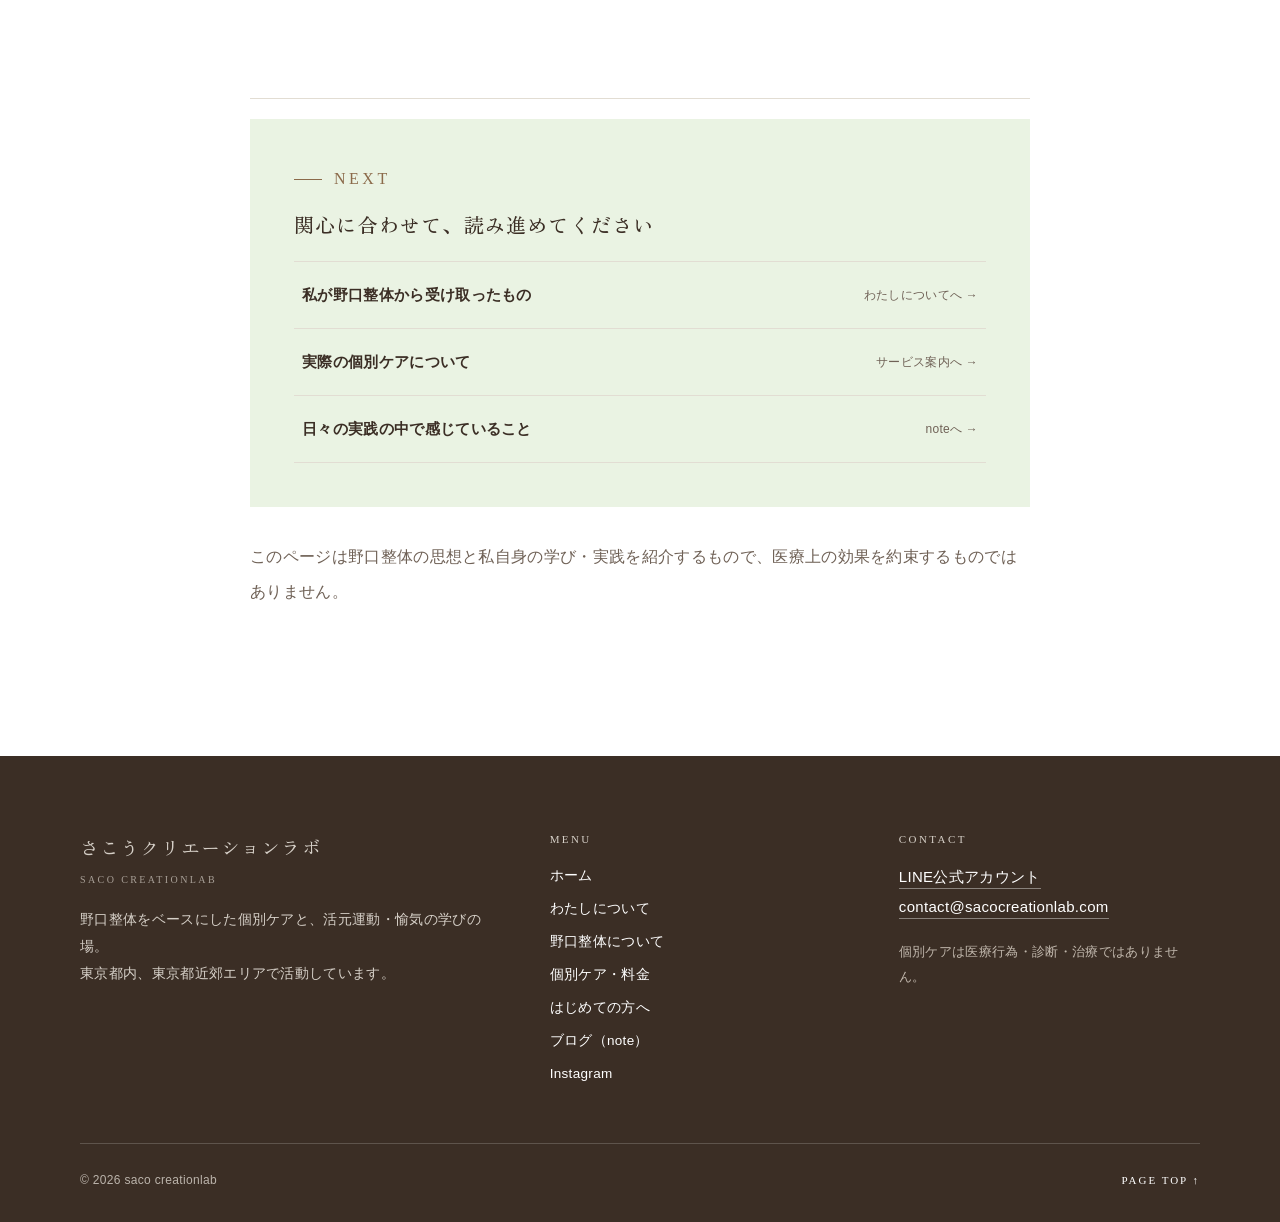
<file: noguchi.html>
<!doctype html>
<html lang="ja">
<head>
<meta charset="utf-8">
<meta name="viewport" content="width=device-width,initial-scale=1">
<title>野口整体とは・活元運動・愉気｜さこうクリエーションラボ</title>
<meta name="description" content="野口整体の考え方、活元運動、愉気について、さこうクリエーションラボが実践を通して伝えます。">
<link rel="canonical" href="https://sacocreationlab.com/noguchi.html">
<link rel="preconnect" href="https://fonts.googleapis.com">
<link rel="preconnect" href="https://fonts.gstatic.com" crossorigin>
<link rel="stylesheet" href="https://fonts.googleapis.com/css2?family=Zen+Old+Mincho:wght@500;700&display=swap">
<link rel="icon" href="favicon.ico" sizes="32x32">
<link rel="icon" href="favicon.svg" type="image/svg+xml">
<link rel="apple-touch-icon" href="apple-touch-icon.png">
<link rel="stylesheet" href="css/style.css?v=202611240010">
</head>
<body id="top">
<a class="skip" href="#main">本文へ移動</a>
<header class="site-head">
  <div class="wrap head-in">
    <a class="brand" href="index.html">さこうクリエーションラボ<small>saco creationlab</small></a>
    <button class="menu-btn" type="button" aria-expanded="false" aria-controls="gnav" aria-label="ページ一覧を開く"><span></span><span></span><span></span></button>
    <nav id="gnav" class="gnav" aria-label="メインメニュー"><a href="about.html">わたしについて</a><a href="noguchi.html" aria-current="page">野口整体について</a><a href="care.html">個別ケア・料金</a><a href="guide.html">はじめての方へ</a><a class="nav-cta" href="index.html#contact">お問い合わせ</a></nav>
  </div>
</header>
<main id="main">
<section class="page-head">
  <div class="wrap">
    <div class="bread"><a href="index.html">ホーム</a> / 野口整体について</div>
    <div class="inner">
      <span class="en">Noguchi Seitai</span>
      <h1>野口整体について</h1>
      <p class="intro">野口整体は、からだに備わる自然な働きを大切にし、人が自分自身の力を発揮して生きることを見つめる学びです。</p>
      <p class="reading-note">ここでは考え方の概要を紹介します。気になるテーマからお読みください。</p>
    </div>
  </div>
</section>

<section class="sec white">
<div class="wrap article">
<nav aria-label="このページの目次" class="page-index"><p class="page-index-title">このページでわかること</p><div class="index-grid">
<a href="#thinking"><span>01</span>野口整体の考え方</a><a href="#totonou"><span>02</span>「整う」とは</a><a href="#katsugen"><span>03</span>活元運動</a><a href="#yuki"><span>04</span>愉気</a><a href="#human"><span>05</span>からだを通じて人を観る</a><a href="#learning"><span>06</span>野口整体から学ぶこと</a></div></nav>

<div class="chapter" id="thinking"><div class="chapter-illust" aria-hidden="true"><svg viewBox="0 0 120 120" width="112" height="112" xmlns="http://www.w3.org/2000/svg"><circle cx="60" cy="60" r="56" fill="#eaf3e3"/><g fill="none" stroke="#8b6a4a" stroke-width="2.2" stroke-linecap="round" stroke-linejoin="round"><path d="M28 82 Q60 74 92 82"/>
<path d="M60 80 C60 70 60 60 60 50"/>
<path d="M60 58 C48 58 40 50 37 38 C50 38 58 45 60 58 Z" fill="#d6e9ca"/>
<path d="M60 52 C71 50 80 42 84 30 C71 30 62 38 60 52 Z" fill="#d6e9ca"/>
<path d="M60 81 C56 88 50 92 45 96" stroke-width="1.6"/><path d="M60 81 C63 89 69 93 75 96" stroke-width="1.6"/><path d="M60 81 L60 95" stroke-width="1.6"/></g></svg></div><div class="chapter-kicker">01 / THINKING</div><h2>からだに備わる働き</h2><p>野口晴哉氏が創始した野口整体は、からだを部分ごとに捉えるのではなく、心身の全体を観ること、からだに備わる自然な働きを大切にする考え方です。</p><p>私たちは、つい「どこが悪いのか」「どうすればよくなるのか」と考えがちです。もちろん、痛みや不調があれば、楽になりたいと思うのは自然なことです。</p><p>けれども、野口整体が大切にしているのは、不調の有無だけではありません。</p><p>その人がどんな身体で、どのように暮らし、何を感じ、どのように生きているのか。身体を通じて、一人の人を観ていくことです。</p></div>

<div class="chapter" id="totonou"><div class="chapter-illust" aria-hidden="true"><svg viewBox="0 0 120 120" width="112" height="112" xmlns="http://www.w3.org/2000/svg"><circle cx="60" cy="60" r="56" fill="#eaf3e3"/><g fill="none" stroke="#8b6a4a" stroke-width="2.2" stroke-linecap="round" stroke-linejoin="round"><path d="M60 26 C66 36 71 43 71 50 A11 11 0 0 1 49 50 C49 43 54 36 60 26 Z" fill="#d6e9ca"/>
<ellipse cx="60" cy="82" rx="13" ry="4"/>
<ellipse cx="60" cy="82" rx="27" ry="8" opacity=".65"/>
<ellipse cx="60" cy="82" rx="41" ry="12" opacity=".35"/></g></svg></div><div class="chapter-kicker">02 / TOTONOU</div><h2>「整う」とは、いつも同じ状態でいること？</h2><p>「からだを整える」と聞くと、疲れや不調をなくしたり、よい状態を保ったりすることを思い浮かべるかもしれません。</p><p>もちろん、からだが楽になることも大切です。けれども、私たちのからだは、いつも同じ状態にあるわけではありません。</p><p>活動すると疲れ、休息を必要とし、季節や環境、心の動きによっても変化します。野口整体では、そうした変化も含めて人を観ていきます。</p><p>大切なのは、いつも決まった状態でいることだけではなく、からだに備わる働きが、そのときどきに応じて発揮されること。</p><p>「整える」とは、外から理想の形に当てはめることではなく、その人自身に備わる力が働くことを大切にする営みです。</p><p>私は、野口整体からそのように学んできました。</p><p>そして、この考え方は、からだのことだけにとどまらないと感じています。自分の感覚に目を向け、自分の中にある力を信じること。それは、自分自身の人生を生きていくことにもつながっているのではないでしょうか。</p></div>

<div class="chapter" id="katsugen"><div class="chapter-illust" aria-hidden="true"><svg viewBox="0 0 120 120" width="112" height="112" xmlns="http://www.w3.org/2000/svg"><circle cx="60" cy="60" r="56" fill="#eaf3e3"/><g fill="none" stroke="#8b6a4a" stroke-width="2.2" stroke-linecap="round" stroke-linejoin="round"><path d="M30 96 L90 96" stroke-width="1.6"/>
<path d="M42 96 C37 78 50 62 41 36"/>
<path d="M41 52 C33 50 29 44 28 38 C35 39 40 44 41 52 Z" fill="#d6e9ca"/>
<path d="M60 96 C67 74 53 56 62 26"/>
<path d="M61 46 C69 43 73 37 74 30 C67 32 62 38 61 46 Z" fill="#d6e9ca"/>
<path d="M78 96 C83 80 70 64 80 44"/>
<path d="M76 66 C84 66 89 61 91 55 C84 54 78 59 76 66 Z" fill="#d6e9ca"/></g></svg></div><div class="chapter-kicker">03 / KATSUGEN UNDO</div><h2>活元運動</h2><div class="three-points"><div><b>からだに備わる働き</b><p>もともとある自然な働きに目を向けます。</p></div><div><b>動きは人それぞれ</b><p>準備運動のあと、自然に出てくる動きには決まった形がありません。</p></div><div><b>活き活きと生きる実践</b><p>動きを通して、自分自身の働きと向き合う学びです。</p></div></div><p>私たちのからだは、意識していないときにも、さまざまな働きを続けています。疲れたときに自然と伸びをしたり、眠っている間に寝返りを打ったり。頭で考えて動かそうとしなくても、からだは動いています。</p><p>活元運動は、野口整体で大切にされている、無意識のうちに働く、からだを整える力を育む運動です。</p><p>活元運動は、決まった動きの準備運動から始めます。そのあと静かにからだに任せていると、意識して動かそうとしなくても、自然と動きが出てきます。この動きには型がなく、人によっても、その日によっても違います。</p><p>活元運動は、何かが上手にできたかどうかを競うものではありません。そのとき、その人の身体にどのような動きが生じるのか。結果を急がず、身体の働きに任せることを大切にします。</p><p>さこうクリエーションラボでは、はじめての方にも体験していただけるよう、準備運動や身体についてのお話を交えた「<a href="care.html#learning">野口整体から学ぶセルフケア講座</a>」を開いています。</p></div>

<div class="chapter" id="yuki"><div class="chapter-illust" aria-hidden="true"><svg viewBox="0 0 120 120" width="112" height="112" xmlns="http://www.w3.org/2000/svg"><circle cx="60" cy="60" r="56" fill="#eaf3e3"/><g fill="none" stroke="#8b6a4a" stroke-width="2.2" stroke-linecap="round" stroke-linejoin="round"><g transform="translate(0 10)" fill="#b9d6a4" stroke="none">
<rect x="45" y="54" width="34" height="34" rx="13"/>
<rect x="46" y="32" width="7.5" height="30" rx="3.75"/>
<rect x="55.5" y="27" width="7.5" height="34" rx="3.75"/>
<rect x="65" y="29" width="7.5" height="32" rx="3.75"/>
<rect x="74" y="36" width="7" height="26" rx="3.5"/>
<rect x="42" y="60" width="8.5" height="26" rx="4.25" transform="rotate(-30 48 82)"/>
</g>
<path d="M50 30 Q63 22 76 30" opacity=".9"/><path d="M44 22 Q63 10 82 22" opacity=".55"/></g></svg></div><div class="chapter-kicker">04 / YUKI</div><h2>愉気（ゆき）</h2><p>痛いところに思わず手を当てたり、誰かの背中にそっと手を添えたり。私たちは日々の暮らしの中で、言葉だけでなく、手を通して相手に心を向けることがあります。</p><p>野口整体では、こうした手あてを発展させた「愉気」を大切にしています。</p><p>愉気は、単に手で押したり、揉んだりして、相手のからだを変えようとするものではありません。</p><p>呼吸を大切にし、心を集め、相手に向き合うこと。そこには、相手を自分の思いどおりに変えようとするのではなく、その人自身に備わる働きを大切にする姿勢があります。</p><p>そして、愉気は特別な技術を持った人だけのものではありません。身近な人との関わりの中でも、日常に取り入れていくことができます。</p><p>さこうクリエーションラボでは、愉気を学び、実践する機会を通じて、自分自身のからだだけでなく、人と関わることにも目を向けていきたいと考えています。</p></div>

<div class="chapter" id="human"><div class="chapter-illust" aria-hidden="true"><svg viewBox="0 0 120 120" width="112" height="112" xmlns="http://www.w3.org/2000/svg"><circle cx="60" cy="60" r="56" fill="#eaf3e3"/><g fill="none" stroke="#8b6a4a" stroke-width="2.2" stroke-linecap="round" stroke-linejoin="round"><path d="M20 88 L100 88" stroke-width="1.6"/>
<ellipse cx="36" cy="77" rx="16" ry="11" fill="#d6e9ca"/>
<path d="M54 88 C51 68 60 50 72 52 C85 55 86 72 82 88 Z" fill="#e9dcc9"/>
<circle cx="92" cy="79" r="9" fill="#fbfaf6"/></g></svg></div><div class="chapter-kicker">05 / HUMAN</div><h2>からだを通じて、人を観る</h2><p>同じような不調があっても、その人の身体の状態や暮らし、感じ方は一人ひとり異なります。そして、それは身体に限ったことではありません。</p><p>同じ言葉を聞いても、受け取り方が違う。同じ環境にいても、心地よく感じる人もいれば、そうでない人もいる。子どもにも大人にも、それぞれの個性や、その人なりの力があります。</p><p>野口整体では、身体の使い方や反応に表れる個性を観る「体癖」の研究や、潜在意識教育なども行われてきました。</p><p>私が野口整体から学んできたことの一つは、目に見える状態や行動だけで、その人を決めつけないことです。</p><p>何が正しいか、何ができていないかだけを見るのではなく、その人に何が起きているのか、その人自身が持っている力は何なのかに目を向ける。</p><p>それは、身体のケアだけでなく、子どもとの関わりや、人を育てること、共に働くことにも通じると感じています。</p></div>

<div class="chapter" id="learning"><div class="chapter-illust" aria-hidden="true"><svg viewBox="0 0 120 120" width="112" height="112" xmlns="http://www.w3.org/2000/svg"><circle cx="60" cy="60" r="56" fill="#eaf3e3"/><g fill="none" stroke="#8b6a4a" stroke-width="2.2" stroke-linecap="round" stroke-linejoin="round"><ellipse cx="60" cy="60" rx="38" ry="36" fill="#e9dcc9"/>
<ellipse cx="58" cy="61" rx="29" ry="27"/>
<ellipse cx="57" cy="62" rx="20" ry="18.5"/>
<ellipse cx="56" cy="62" rx="11" ry="10"/>
<circle cx="55" cy="62" r="2.5" fill="#8b6a4a" stroke="none"/></g></svg></div><div class="chapter-kicker">06 / LEARNING</div><h2>野口整体から学ぶこと</h2><p>学ぶというと、新しい知識や技術を身につけることを思い浮かべるかもしれません。もちろん、それも大切な学びです。</p><p>けれども、野口整体を通して私が学んできたのは、何かを新しく獲得することだけではありません。</p><p>自分の中にもともと備わっているものに気づき、それを生かしていくこと。</p><p>自分のからだを感じ、自然に生じる動きに任せてみる。相手に心を向け、その人自身の働きを大切にする。</p><p>そして、そこで得た気づきを、日々の暮らしや人との関わりの中で生かしていく。</p><p>私は、そうしたことも野口整体の大切な学びだと感じています。</p></div>

<div class="choice-call"><span class="en">Next</span><h3>関心に合わせて、読み進めてください</h3><div class="choice-links"><a href="about.html">私が野口整体から受け取ったもの <span>わたしについてへ</span></a><a href="care.html">実際の個別ケアについて <span>サービス案内へ</span></a><a href="https://note.com/yuka_chaa" rel="noopener noreferrer" target="_blank">日々の実践の中で感じていること <span>noteへ</span></a></div></div>
<p class="note" style="margin-top:32px">このページは野口整体の思想と私自身の学び・実践を紹介するもので、医療上の効果を約束するものではありません。</p>
</div>
</section>
</main>
<footer class="site-foot">
  <div class="wrap foot-grid">
    <div>
      <p class="foot-brand">さこうクリエーションラボ<small>saco creationlab</small></p>
      <p>野口整体をベースにした個別ケアと、活元運動・愉気の学びの場。<br>東京都内、東京都近郊エリアで活動しています。</p>
    </div>
    <div>
      <p class="foot-label">MENU</p>
      <nav class="foot-nav" aria-label="フッターメニュー">
        <a href="index.html">ホーム</a>
        <a href="about.html">わたしについて</a>
        <a href="noguchi.html">野口整体について</a>
        <a href="care.html">個別ケア・料金</a>
        <a href="guide.html">はじめての方へ</a>
        <a href="https://note.com/yuka_chaa" target="_blank" rel="noopener noreferrer">ブログ（note）</a>
        <a href="https://instagram.com/saco_creationlab" target="_blank" rel="noopener noreferrer">Instagram</a>
      </nav>
    </div>
    <div>
      <p class="foot-label">CONTACT</p>
      <a class="foot-mail" href="https://lin.ee/S5QLIsA" target="_blank" rel="noopener noreferrer">LINE公式アカウント</a><br>
      <a class="foot-mail" href="mailto:contact@sacocreationlab.com?subject=%E5%80%8B%E5%88%A5%E3%82%B1%E3%82%A2%E3%81%AE%E3%81%94%E7%9B%B8%E8%AB%87">contact@sacocreationlab.com</a>
      <p class="note">個別ケアは医療行為・診断・治療ではありません。</p>
    </div>
  </div>
  <div class="wrap foot-bottom">
    <p>© 2026 saco creationlab</p>
    <a class="pagetop" href="#top">PAGE TOP ↑</a>
  </div>
</footer>
<script src="js/site.js?v=202611201355"></script>
</body>
</html>
</file>
<file: css/style.css>
/* =========================================================
   さこうクリエーションラボ  Design v5
   参考：RONDOMARK（編集的な見出し・番号リスト・相談の入口）
        sourire（英字＋日本語の見出し・メニューの見せ方・人物紹介）
        tocotoco（トップは入口に絞る・概要→詳細・情報の表）
   ※他サイトの画像・ロゴ・文章・コードは使用していません
   ========================================================= */

:root{
  /* Palette G：白緑と焦茶（文字もダークブラウン） */
  --ink:#3b2e25;          /* 本文：ダークブラウン */
  --muted:#6f6156;        /* 補足の文字 */
  --accent:#7a5a3c;       /* 焦茶：ボタン・リンク */
  --accent-dark:#5f452d;
  --label:#8b6a4a;        /* 英字の小見出し */
  --soft:#eaf3e3;         /* 白緑（#d6e9ca）を淡くした帯 */
  --soft2:#f4efe6;        /* 生成りの帯 */
  --byakuroku:#d6e9ca;    /* 白緑 */
  --paper:#fbfaf6;
  --white:#fffefa;
  --line:#e2ddd3;
  --wood:#a8896b;         /* 木肌：大きな番号 */
  --footer:#3b2e25;
  --serif:"Zen Old Mincho","Hiragino Mincho ProN","Yu Mincho","YuMincho",serif;  /* 見出し：やわらかい明朝 */
  --sans:"Hiragino Kaku Gothic ProN","Hiragino Sans","Yu Gothic","YuGothic",Meiryo,sans-serif;
  --en:Georgia,"Times New Roman",serif;
  --head-h:84px;
}

*{box-sizing:border-box}
html{scroll-behavior:smooth;scroll-padding-top:calc(var(--head-h) + 20px)}
body{margin:0;background:var(--paper);color:var(--ink);font-family:var(--sans);font-size:16px;line-height:2;letter-spacing:.02em;-webkit-text-size-adjust:100%}
img{max-width:100%;height:auto}
a{color:inherit;text-underline-offset:.25em}
a:focus-visible,button:focus-visible{outline:3px solid var(--wood);outline-offset:3px}
p{margin:0 0 1.2em}
h1,h2,h3{font-family:var(--serif);font-weight:500;letter-spacing:.06em;line-height:1.6;margin:0}
.wrap{width:min(1120px,calc(100% - 80px));margin:0 auto}
.narrow{max-width:780px;margin-left:auto;margin-right:auto}
.skip{position:absolute;left:-9999px}
.skip:focus{left:12px;top:12px;z-index:100;background:#fff;padding:10px 14px}

/* ---------- Header ---------- */
.site-head{position:sticky;top:0;z-index:20;background:rgba(251,250,246,.95);backdrop-filter:blur(12px);border-bottom:1px solid var(--line)}
.head-in{display:flex;align-items:center;justify-content:space-between;gap:24px;min-height:var(--head-h)}
.brand{text-decoration:none;font-family:var(--serif);font-size:18px;font-weight:700;letter-spacing:.06em;line-height:1.35;white-space:nowrap}
.brand small{display:block;font-family:var(--en);font-size:10px;font-weight:400;letter-spacing:.24em;color:var(--muted);text-transform:uppercase;margin-top:3px}
.gnav{display:flex;align-items:center;gap:clamp(14px,2.2vw,30px)}
.gnav a{font-size:13px;text-decoration:none;position:relative;padding:6px 0}
.gnav a:not(.nav-cta)::after{content:"";position:absolute;left:0;right:100%;bottom:0;height:1px;background:var(--accent);transition:right .2s}
.gnav a:not(.nav-cta):hover::after,.gnav a[aria-current="page"]::after{right:0}
.gnav a[aria-current="page"]{color:var(--accent)}
.nav-cta{background:var(--accent);color:#fff!important;padding:10px 20px!important;border-radius:999px;font-weight:600;letter-spacing:.06em;transition:background .15s}
.nav-cta:hover{background:var(--accent-dark)}
.menu-btn{display:none;appearance:none;border:1px solid var(--line);background:#fff;border-radius:999px;padding:8px 16px;font:inherit;font-size:12px;letter-spacing:.1em;color:var(--ink);cursor:pointer}

/* ---------- Common parts ---------- */
.btn{display:inline-flex;align-items:center;justify-content:center;gap:10px;min-height:52px;padding:12px 30px;background:var(--accent);color:#fff;text-decoration:none;border-radius:999px;font-size:14px;font-weight:600;letter-spacing:.08em;transition:background .15s,transform .15s}
.btn:hover{background:var(--accent-dark);transform:translateY(-1px)}
.btn.outline{background:transparent;color:var(--accent);border:1px solid var(--accent)}
.btn.outline:hover{background:var(--soft)}
.btn.light{background:#fff;color:var(--accent)}
.buttons{display:flex;flex-wrap:wrap;gap:14px;margin-top:36px}
.textlink{display:inline-flex;align-items:center;gap:10px;color:var(--accent);font-size:14px;font-weight:600;text-decoration:none;border-bottom:1px solid currentColor;padding-bottom:4px}
.textlink::after{content:"→";font-family:var(--en);transition:transform .15s}
.textlink:hover::after{transform:translateX(4px)}
.note{font-size:12.5px;color:var(--muted);line-height:1.9}
.tag{display:inline-block;font-size:11.5px;letter-spacing:.06em;color:var(--label);border:1px solid var(--line);border-radius:999px;padding:2px 12px;background:#fff}
strong{font-weight:600}

/* section */
.sec{padding:clamp(80px,10vw,136px) 0}
.sec.white{background:#fff}
.sec.soft{background:var(--soft)}
.sec-head{margin-bottom:clamp(36px,5vw,60px)}
.en{display:block;font-family:var(--en);font-size:clamp(14px,1.3vw,16px);letter-spacing:.22em;color:var(--label);text-transform:uppercase;margin-bottom:14px}
.en::before{content:"";display:inline-block;width:28px;height:1px;background:currentColor;vertical-align:middle;margin-right:12px}
.sec-head h2{font-size:clamp(26px,3.4vw,42px)}
.sec-head .lead{margin-top:22px;max-width:720px;color:var(--muted);line-height:2.1}
.sec-head.center{text-align:center}
.sec-head.center .lead{margin-left:auto;margin-right:auto}
.sec-foot{margin-top:44px}

/* ---------- Hero (top) ---------- */
.hero{position:relative;overflow:hidden;isolation:isolate;padding:clamp(90px,12vw,170px) 0 clamp(90px,11vw,150px);background:var(--paper)}
.hero::after{content:"";position:absolute;z-index:-1;pointer-events:none;width:min(52vw,680px);aspect-ratio:1;right:-9vw;top:-14%;border-radius:50%;background:var(--soft);box-shadow:0 0 0 64px rgba(214,233,202,.28),0 0 0 128px rgba(214,233,202,.14)}
.hero .en{margin-bottom:28px}
.hero h1{font-size:clamp(38px,6.2vw,84px);line-height:1.45;letter-spacing:.1em;margin-bottom:40px}
.hero .lead{font-size:clamp(16px,1.8vw,20px);max-width:640px;line-height:2.05}
.hero .small{font-size:14.5px;max-width:620px;color:var(--muted);line-height:2.1}
.hero-tags{display:flex;flex-wrap:wrap;gap:8px;margin-top:34px;padding:0;list-style:none}
.hero-tags li{font-size:12px;letter-spacing:.06em;border:1px solid var(--line);background:rgba(255,255,255,.7);border-radius:999px;padding:4px 14px;color:var(--accent)}

/* ---------- 3 entry cards ---------- */
.entry-grid{display:grid;grid-template-columns:repeat(3,minmax(0,1fr));border-top:1px solid var(--line);border-bottom:1px solid var(--line)}
.entry{display:flex;flex-direction:column;padding:38px 32px 40px;border-right:1px solid var(--line);text-decoration:none;transition:background .2s}
.entry:last-child{border-right:0}
.entry:hover{background:var(--soft2)}
.entry .num{font-family:var(--en);font-size:40px;line-height:1;color:var(--wood);margin-bottom:22px}
.entry h3{font-size:21px;margin-bottom:14px}
.entry p{font-size:14px;color:var(--muted);line-height:2;flex:1}
.entry .more{font-size:13px;color:var(--accent);font-weight:600;margin-top:8px}
.entry .more::after{content:" →";font-family:var(--en)}

/* ---------- Numbered service list ---------- */
.svc-list{list-style:none;margin:0;padding:0;border-top:1px solid var(--ink)}
.svc{display:grid;grid-template-columns:110px minmax(0,1fr) 220px;gap:32px;padding:44px 0;border-bottom:1px solid var(--line);align-items:start}
.svc .num{font-family:var(--en);font-size:clamp(40px,5vw,60px);line-height:1;color:var(--wood)}
.svc h3{font-size:clamp(21px,2.3vw,27px);margin:8px 0 14px}
.svc .sub{font-family:var(--en);font-size:12px;letter-spacing:.14em;color:var(--muted);display:block}
.svc p{color:var(--muted);font-size:15px;margin:0}
.svc .side{text-align:right;padding-top:10px}
.svc .price{font-family:var(--serif);font-size:24px;letter-spacing:.04em;display:block;margin-bottom:4px}
.svc .price small{font-family:var(--sans);font-size:12px;color:var(--muted);margin-left:4px}
.svc .side .note{display:block;margin-bottom:16px}

/* ---------- Consult band ---------- */
.band{background:var(--accent);color:#fff;padding:clamp(56px,7vw,84px) 0}
.band-in{display:flex;align-items:center;justify-content:space-between;gap:40px}
.band h2{font-size:clamp(22px,2.6vw,32px)}
.band p{margin:12px 0 0;opacity:.88;font-size:14.5px}

/* ---------- Profile split ---------- */
.split{display:grid;grid-template-columns:minmax(0,5fr) minmax(0,7fr);gap:clamp(36px,7vw,100px);align-items:start}
.split h2{font-size:clamp(26px,3.2vw,40px)}
.name-block{margin-bottom:28px}
.name-block .role{font-size:13px;color:var(--muted);display:block}
.name-block .name{font-family:var(--serif);font-size:28px;letter-spacing:.14em}
.name-block .name small{font-family:var(--en);font-size:12px;letter-spacing:.18em;color:var(--muted);margin-left:14px}

/* ---------- Quote / approach ---------- */
.quote{font-family:var(--serif);font-size:clamp(23px,3vw,36px);line-height:1.8;letter-spacing:.08em;text-align:center;margin:0 0 34px}
.quote-body{max-width:680px;margin:0 auto;text-align:center;color:var(--muted);line-height:2.15}

/* ---------- Reading (note) ---------- */
.reading{display:grid;grid-template-columns:minmax(0,1fr) auto;gap:40px;align-items:center;padding:44px 48px;background:#fff;border:1px solid var(--line)}
.reading h3{font-size:clamp(20px,2.2vw,26px);margin:6px 0 12px}
.reading p{margin:0;color:var(--muted);font-size:14.5px}
.reading .label{font-family:var(--en);font-size:12px;letter-spacing:.2em;color:var(--label)}

/* ---------- Contact ---------- */
.contact{background:var(--soft2)}
.consult-grid{display:grid;grid-template-columns:repeat(2,minmax(0,1fr));gap:14px;margin:0 0 44px}
.consult-grid a{display:flex;justify-content:space-between;align-items:center;gap:16px;padding:24px 26px;background:#fff;border:1px solid var(--line);text-decoration:none;transition:border-color .15s,background .15s}
.consult-grid a:hover{border-color:var(--accent);background:#fdfcf9}
.consult-grid b{display:block;font-weight:600;font-size:15.5px;margin-bottom:2px}
.consult-grid span{font-size:13px;color:var(--muted);line-height:1.8}
.consult-grid a::after{content:"→";font-family:var(--en);color:var(--accent);flex:none}
.contact-main{text-align:center}
.contact-main .note{margin-top:20px}

/* ---------- Sub page head ---------- */
.bread{font-size:12px;color:var(--muted);letter-spacing:.05em;padding-top:22px}
.bread a{text-decoration:none}
.bread a:hover{text-decoration:underline}
.page-head{background:var(--soft);border-bottom:1px solid var(--line);padding:0 0 clamp(54px,7vw,90px)}
.page-head .inner{padding-top:clamp(48px,6vw,84px)}
.page-head h1{font-size:clamp(32px,4.6vw,58px);margin-bottom:24px}
.page-head .intro{max-width:720px;color:var(--muted);line-height:2.1;margin:0}
.page-head .reading-note{font-size:13px;color:var(--muted);margin-top:14px}

/* ---------- Menu cards (care) ---------- */
.menu-card{display:grid;grid-template-columns:minmax(0,1fr) minmax(0,1fr);gap:clamp(30px,5vw,70px);padding:clamp(40px,5vw,60px) 0;border-top:1px solid var(--line)}
.menu-card:last-of-type{border-bottom:1px solid var(--line)}
.menu-card h2,.menu-card h3{font-size:clamp(22px,2.6vw,30px);margin:16px 0 4px}
.menu-card .sub{font-family:var(--en);font-size:12px;letter-spacing:.16em;color:var(--muted);display:block;margin-bottom:22px}
.menu-card p{font-size:15px}
.spec{margin:0;border-top:1px solid var(--ink)}
.spec div{display:grid;grid-template-columns:7em minmax(0,1fr);gap:16px;padding:16px 4px;border-bottom:1px solid var(--line)}
.spec dt{font-size:13px;color:var(--muted);letter-spacing:.08em}
.spec dd{margin:0;font-size:15px}
.spec .big{font-family:var(--serif);font-size:26px;letter-spacing:.04em;line-height:1.4}
.spec .big small{font-family:var(--sans);font-size:12px;color:var(--muted);margin-left:6px}

.widecall{background:var(--soft);padding:clamp(30px,4vw,44px);margin:48px 0 0}
.widecall h3{font-size:20px;margin-bottom:14px}
.widecall p{margin:0;font-size:15px}

/* info table */
.info{margin:0;border-top:1px solid var(--line)}
.info div{display:grid;grid-template-columns:10em minmax(0,1fr);gap:20px;padding:20px 4px;border-bottom:1px solid var(--line)}
.info dt{font-weight:600;font-size:14px}
.info dd{margin:0;font-size:15px}
.info ul{margin:0;padding-left:1.2em}

/* ---------- Flow (guide) ---------- */
.flow{list-style:none;margin:0;padding:0;display:grid;grid-template-columns:repeat(4,minmax(0,1fr));gap:0;counter-reset:step;border-top:1px solid var(--line);border-bottom:1px solid var(--line)}
.flow li{padding:34px 26px 36px;border-right:1px solid var(--line);counter-increment:step}
.flow li:last-child{border-right:0}
.flow li::before{content:"STEP " counter(step,decimal-leading-zero);display:block;font-family:var(--en);font-size:12px;letter-spacing:.2em;color:var(--label);margin-bottom:14px}
.flow h3{font-size:19px;margin-bottom:12px}
.flow p{font-size:14px;color:var(--muted);margin:0;line-height:1.95}

/* FAQ */
.faq{border-top:1px solid var(--line)}
.faq details{border-bottom:1px solid var(--line)}
.faq summary{list-style:none;cursor:pointer;display:flex;gap:18px;align-items:baseline;padding:24px 40px 24px 4px;position:relative;font-weight:600;font-size:15.5px}
.faq summary::-webkit-details-marker{display:none}
.faq summary::before{content:"Q";font-family:var(--en);font-size:20px;color:var(--accent);font-weight:400}
.faq summary::after{content:"+";position:absolute;right:8px;top:20px;font-family:var(--en);font-size:22px;color:var(--accent);font-weight:400;transition:transform .2s}
.faq details[open] summary::after{transform:rotate(45deg)}
.faq details p{margin:0;padding:0 4px 26px 38px;color:var(--muted);font-size:14.5px}

/* ---------- Long-form article (noguchi / about) ---------- */
.article{max-width:780px;margin:0 auto}
.article p{font-size:16px;line-height:2.2}
.page-index{background:#fff;border:1px solid var(--line);padding:30px 34px;margin:0 0 20px}
.page-index-title{font-size:13px;font-weight:600;letter-spacing:.08em;margin:0 0 14px}
.index-grid{display:grid;grid-template-columns:repeat(2,minmax(0,1fr));border-top:1px solid var(--line)}
.index-grid a{display:flex;gap:12px;align-items:baseline;padding:15px 8px;border-bottom:1px solid var(--line);text-decoration:none;font-size:14px;line-height:1.7}
.index-grid a:nth-child(odd){border-right:1px solid var(--line)}
.index-grid a:nth-child(even){padding-left:18px}
.index-grid a:hover{background:var(--soft2)}
.index-grid span{font-family:var(--en);color:var(--label);font-size:13px}
.chapter{padding:clamp(52px,6vw,80px) 0;border-bottom:1px solid var(--line);scroll-margin-top:calc(var(--head-h) + 10px)}
.chapter:last-of-type{border-bottom:0}
.chapter-kicker{font-family:var(--en);font-size:12.5px;letter-spacing:.2em;color:var(--label)}
.chapter h2{font-size:clamp(24px,3vw,36px);margin:12px 0 30px}
.chapter-lead{font-family:var(--serif);font-size:clamp(20px,2.2vw,26px)!important;line-height:1.9!important;letter-spacing:.06em;margin-bottom:22px}
.chapter .textlink{margin:0 0 30px}
.three-points{display:grid;grid-template-columns:repeat(3,minmax(0,1fr));border-top:1px solid var(--line);border-bottom:1px solid var(--line);margin:0 0 34px}
.three-points>div{padding:24px 20px;border-right:1px solid var(--line)}
.three-points>div:last-child{border-right:0}
.three-points b{display:block;font-family:var(--serif);font-weight:500;font-size:16px;margin-bottom:8px}
.three-points p{font-size:13.5px!important;line-height:1.9!important;margin:0;color:var(--muted)}
.choice-call{background:var(--soft);padding:clamp(30px,4vw,44px);margin-top:20px}
.choice-call h3{font-size:20px;margin:6px 0 20px}
.choice-links{display:grid;border-top:1px solid var(--line)}
.choice-links a{display:flex;justify-content:space-between;align-items:center;gap:16px;padding:18px 8px;border-bottom:1px solid var(--line);text-decoration:none;font-weight:600;font-size:15px}
.choice-links a span{font-size:12px;color:var(--muted);font-weight:400;white-space:nowrap}
.choice-links a span::after{content:" →";font-family:var(--en)}
.choice-links a:hover{background:var(--soft2)}

/* profile table (about) */
.profile-table{margin:10px 0 0;border-top:1px solid var(--ink)}
.profile-table div{display:grid;grid-template-columns:8em minmax(0,1fr);gap:18px;padding:18px 4px;border-bottom:1px solid var(--line)}
.profile-table dt{font-size:13.5px;color:var(--muted)}
.profile-table dd{margin:0;font-size:15px;line-height:1.95}
.profile-table ul{margin:0;padding:0;list-style:none}

/* ---------- Footer ---------- */
.site-foot{background:var(--footer);color:#f1ece4;padding:72px 0 30px;font-size:13.5px}
.foot-grid{display:grid;grid-template-columns:minmax(0,1.4fr) minmax(0,1fr) minmax(0,1fr);gap:48px}
.foot-brand{font-family:var(--serif);font-size:19px;letter-spacing:.06em;margin-bottom:16px;line-height:1.4}
.foot-brand small{display:block;font-family:var(--en);font-size:10px;letter-spacing:.24em;opacity:.7;margin-top:4px;text-transform:uppercase}
.site-foot p{opacity:.85;line-height:2}
.foot-label{font-family:var(--en);font-size:11px;letter-spacing:.22em;opacity:.6;margin-bottom:12px}
.foot-nav{display:flex;flex-direction:column;gap:6px}
.site-foot a{color:#fff;text-decoration:none}
.site-foot a:hover{text-decoration:underline}
.foot-mail{font-size:15px;border-bottom:1px solid rgba(255,255,255,.4);padding-bottom:3px}
.site-foot .note{color:#d8cfc4;margin-top:18px}
.foot-bottom{display:flex;justify-content:space-between;align-items:center;margin-top:56px;padding-top:24px;border-top:1px solid rgba(255,255,255,.18);font-size:12px}
.foot-bottom p{margin:0;opacity:.7}
.pagetop{font-family:var(--en);letter-spacing:.18em;font-size:11px}

/* ---------- Responsive ---------- */
@media (max-width:960px){
  :root{--head-h:68px}
  .wrap{width:calc(100% - 48px)}
  .menu-btn{display:inline-block}
  .gnav{position:absolute;left:0;right:0;top:100%;flex-direction:column;align-items:stretch;gap:0;background:var(--paper);border-bottom:1px solid var(--line);padding:8px 24px 24px;display:none}
  .gnav.open{display:flex}
  .gnav a{padding:15px 4px;border-bottom:1px solid var(--line);font-size:15px}
  .gnav a::after{display:none}
  .gnav .nav-cta{margin-top:16px;text-align:center;border-bottom:0;padding:14px!important}
  .svc{grid-template-columns:80px minmax(0,1fr);}
  .svc .side{grid-column:2;text-align:left;padding-top:0}
  .split{grid-template-columns:1fr}
  .flow{grid-template-columns:repeat(2,minmax(0,1fr))}
  .flow li:nth-child(2){border-right:0}
  .flow li:nth-child(-n+2){border-bottom:1px solid var(--line)}
  .menu-card{grid-template-columns:1fr}
  .foot-grid{grid-template-columns:1fr 1fr}
  .foot-grid>div:first-child{grid-column:1/-1}
  .band-in{flex-direction:column;align-items:flex-start}
}
@media (max-width:640px){
  body{font-size:15px}
  .wrap{width:calc(100% - 36px)}
  .brand{font-size:16px}
  .hero{padding:72px 0 88px}
  .hero::after{width:95vw;right:-50vw;top:2%}
  .hero h1{font-size:clamp(26px,8vw,40px);letter-spacing:.05em;margin-bottom:28px}
  .buttons .btn{flex:1 1 100%}
  .entry-grid{grid-template-columns:1fr}
  .entry{border-right:0;border-bottom:1px solid var(--line);padding:30px 6px}
  .entry:last-child{border-bottom:0}
  .svc{grid-template-columns:1fr;gap:10px;padding:34px 0}
  .svc .side{grid-column:1}
  .svc .num{font-size:36px}
  .reading{grid-template-columns:1fr;padding:30px 24px;gap:22px}
  .consult-grid{grid-template-columns:1fr}
  .consult-grid a{padding:20px}
  .flow{grid-template-columns:1fr}
  .flow li{border-right:0;border-bottom:1px solid var(--line)}
  .flow li:last-child{border-bottom:0}
  .spec div,.info div,.profile-table div{grid-template-columns:1fr;gap:4px}
  .index-grid{grid-template-columns:1fr}
  .index-grid a:nth-child(odd){border-right:0}
  .index-grid a:nth-child(even){padding-left:8px}
  .page-index{padding:22px 20px}
  .three-points{grid-template-columns:1fr}
  .three-points>div{border-right:0;border-bottom:1px solid var(--line)}
  .three-points>div:last-child{border-bottom:0}
  .article p{font-size:15px;line-height:2.1}
  .choice-links a{flex-direction:column;align-items:flex-start;gap:2px}
  .foot-grid{grid-template-columns:1fr;gap:34px}
  .faq details p{padding-left:4px}
  .sec-head h2{font-size:24px}
}
@media (prefers-reduced-motion:reduce){
  html{scroll-behavior:auto}
  *{transition:none!important}
}

/* ---------- Photos (v5.1) ---------- */
.photo{display:block;width:100%;height:auto;object-fit:cover;background:var(--soft)}
figure{margin:0}
figcaption{font-size:12px;color:var(--muted);margin-top:8px;letter-spacing:.04em}
.svc-photo{aspect-ratio:16/9;max-width:520px;margin:0 0 22px}
.portrait{width:min(100%,320px);aspect-ratio:1;border-radius:50%;object-fit:cover;margin-top:36px}
.menu-photo{aspect-ratio:4/3;margin-bottom:26px}
.chapter-photo{aspect-ratio:4/3;margin:0 0 30px}
.about-top{display:grid;grid-template-columns:220px minmax(0,1fr);gap:40px;align-items:center}
.about-top .portrait{margin:0;width:220px}
@media (max-width:960px){.portrait{width:220px;margin-top:28px}}
@media (max-width:640px){.about-top{grid-template-columns:1fr;gap:24px}.about-top .portrait{width:180px}.svc-photo{max-width:none}}
.hero h1.hero-name{font-size:clamp(30px,4.8vw,64px);letter-spacing:.08em;margin-bottom:34px}
@media (max-width:640px){.hero h1.hero-name{font-size:clamp(22px,6.6vw,30px);letter-spacing:.04em}}

/* ---------- Contact channels (LINE / mail) ---------- */
.channel-grid{display:grid;grid-template-columns:repeat(2,minmax(0,1fr));gap:16px;max-width:880px;margin:0 auto 36px}
.channel{background:#fff;border:1px solid var(--line);padding:32px 30px;display:flex;flex-direction:column;align-items:flex-start}
.channel .label{font-family:var(--en);font-size:12px;letter-spacing:.2em;color:var(--label)}
.channel h3{font-size:21px;margin:8px 0 12px}
.channel p{font-size:14px;color:var(--muted);margin:0 0 20px;flex:1}
.channel .mail-addr{font-size:16px;color:var(--ink);letter-spacing:.03em;flex:0;margin-bottom:8px;word-break:break-all}
@media (max-width:640px){.channel-grid{grid-template-columns:1fr}.channel{padding:26px 22px}.channel .btn{width:100%}}
.hero h1.hero-name .hero-en{display:block;font-family:var(--en);font-weight:400;font-size:clamp(42px,7.4vw,100px);letter-spacing:.02em;line-height:1.1}
.hero h1.hero-name .hero-ja{display:block;font-size:clamp(15px,1.7vw,21px);letter-spacing:.24em;color:var(--muted);margin-top:18px}
@media (max-width:640px){.hero h1.hero-name .hero-en{font-size:clamp(34px,11vw,46px)}.hero h1.hero-name .hero-ja{font-size:14px;letter-spacing:.16em;margin-top:12px}}

/* LINE公式のボタン：LINEの色でひと目でわかるように */
.btn.line{background:#06c755;color:#fff;border:0}
.btn.line:hover{background:#05b04b}

/* 野口整体ページの挿絵 */
.chapter-illust{margin:0 0 18px}
.chapter-illust svg{display:block;width:112px;height:112px}
@media (max-width:640px){.chapter-illust svg{width:92px;height:92px}}
.mini-illust{margin:0 0 14px}
.mini-illust svg{display:block;width:72px;height:72px}
.entry .mini-illust{margin-bottom:18px}
.entry .num{font-size:28px;margin-bottom:12px}

/* スマホ用：三本線のボタン（開くと×） */
.menu-btn{width:46px;height:46px;padding:0;border-radius:50%;position:relative}
.menu-btn span{position:absolute;left:13px;right:13px;height:1.5px;background:var(--ink);border-radius:2px;transition:transform .2s,opacity .2s}
.menu-btn span:nth-child(1){top:16px}
.menu-btn span:nth-child(2){top:22px}
.menu-btn span:nth-child(3){top:28px}
.menu-btn[aria-expanded="true"] span:nth-child(1){transform:translateY(6px) rotate(45deg)}
.menu-btn[aria-expanded="true"] span:nth-child(2){opacity:0}
.menu-btn[aria-expanded="true"] span:nth-child(3){transform:translateY(-6px) rotate(-45deg)}

/* ---------- v6: 人から入るトップ ---------- */
.hero-grid{display:grid;grid-template-columns:minmax(0,1.25fr) minmax(0,.75fr);gap:clamp(32px,6vw,80px);align-items:center}
.hero-brand{font-family:var(--en);font-size:14px;letter-spacing:.2em;color:var(--label);margin:0 0 28px}
.hero-brand span{font-family:var(--serif);letter-spacing:.16em;margin-left:14px;color:var(--muted);font-size:13px}
.hero h1.hero-copy{font-size:clamp(30px,4.2vw,54px);line-height:1.6;letter-spacing:.08em;margin:0 0 30px}
.hero-name-line{font-size:15px;color:var(--muted);letter-spacing:.12em;margin:0 0 22px}
.hero-name-line strong{font-family:var(--serif);font-weight:500;font-size:20px;color:var(--ink);letter-spacing:.16em}
.hero-photo{margin:0}
.hero-photo img{display:block;width:100%;max-width:400px;aspect-ratio:1;object-fit:cover;border-radius:50%;margin-left:auto}
.list-title{font-weight:600;font-size:14px;margin:26px 0 8px;color:var(--label);letter-spacing:.08em}
.calm-list{margin:0 0 28px;padding:0;list-style:none}
.calm-list li{position:relative;padding:10px 0 10px 22px;border-bottom:1px solid var(--line);font-size:15px}
.calm-list li::before{content:"";position:absolute;left:2px;top:22px;width:8px;height:8px;border-radius:50%;background:var(--byakuroku)}
/* 会場ごとの料金 */
.venues{display:grid;gap:18px;align-content:start}
.venue{border:1px solid var(--line);background:#fff;padding:22px 24px}
.venue h4{font-family:var(--serif);font-weight:500;font-size:20px;letter-spacing:.06em;margin:0}
.venue h4 span{font-family:var(--sans);font-size:12.5px;color:var(--muted);margin-left:10px;letter-spacing:.04em}
.venue .when{margin:6px 0 10px;color:var(--accent);font-weight:600;font-size:14.5px}
.venue .spec{border-top:1px solid var(--line)}
.venue .spec div{grid-template-columns:5.5em minmax(0,1fr);padding:12px 2px}
@media (max-width:960px){.hero-grid{grid-template-columns:1fr}.hero-photo img{max-width:260px;margin:0}}
@media (max-width:640px){.hero h1.hero-copy{font-size:clamp(25px,7.2vw,32px);letter-spacing:.05em}.hero-photo{order:-1}.hero-photo img{max-width:150px}.hero-brand{margin-bottom:18px}.venue{padding:18px}.venue .spec div{grid-template-columns:5em minmax(0,1fr);gap:8px}}
@media (max-width:640px){.split h2{font-size:24px}.split h2 br{display:none}}
.venue .access{font-size:13.5px;color:var(--muted);margin:0 0 10px;line-height:1.8}
.venue .access a{margin-left:10px;color:var(--accent);font-weight:600;white-space:nowrap}
/* 見出しは1行ずつ区切り、PCでは途中で折り返さない */
.hero h1.hero-copy span{display:block}
@media (min-width:641px){.hero h1.hero-copy{font-size:clamp(28px,3.2vw,46px)}.hero h1.hero-copy span{white-space:nowrap}}
.mail-actions{display:flex;flex-wrap:wrap;gap:10px}
.mail-actions .btn{min-height:46px;padding:10px 20px;font-size:13px;cursor:pointer;font-family:inherit}
.copy-hint{margin:12px 0 0;flex:0}
.hero-name-line .name-en{display:inline-block;margin-left:.9em;font-family:var(--serif);font-size:14px;letter-spacing:.14em;color:var(--label)}
.hero-name-line strong{margin-left:1em}
@media (max-width:640px){.hero-name-line .role{display:block;margin-bottom:4px}.hero-name-line strong{margin-left:0}}
.next-date{margin:0 0 6px;font-size:13.5px;font-weight:600;color:var(--accent)}
.bk-narrow{display:none}@media (max-width:960px){.bk-wide{display:none}.bk-narrow{display:block;margin:8px 0 0}}
</file>
